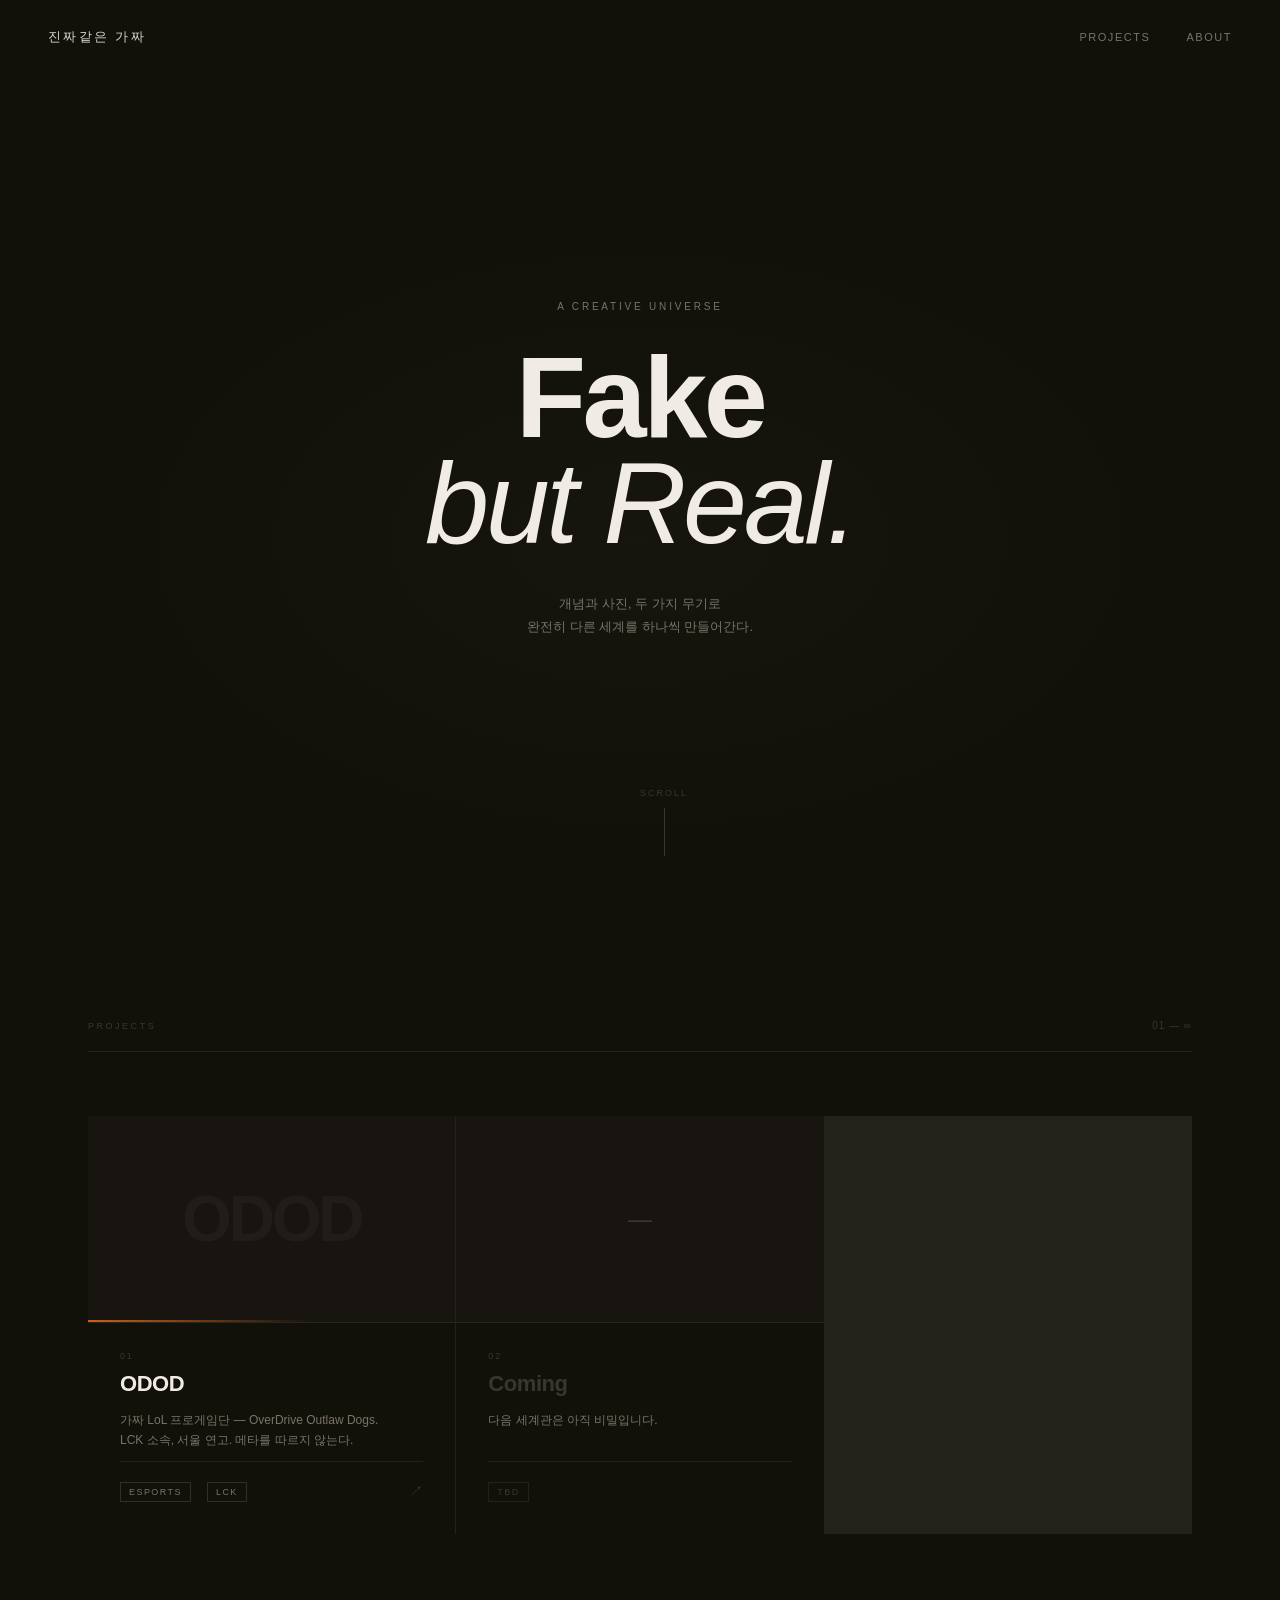
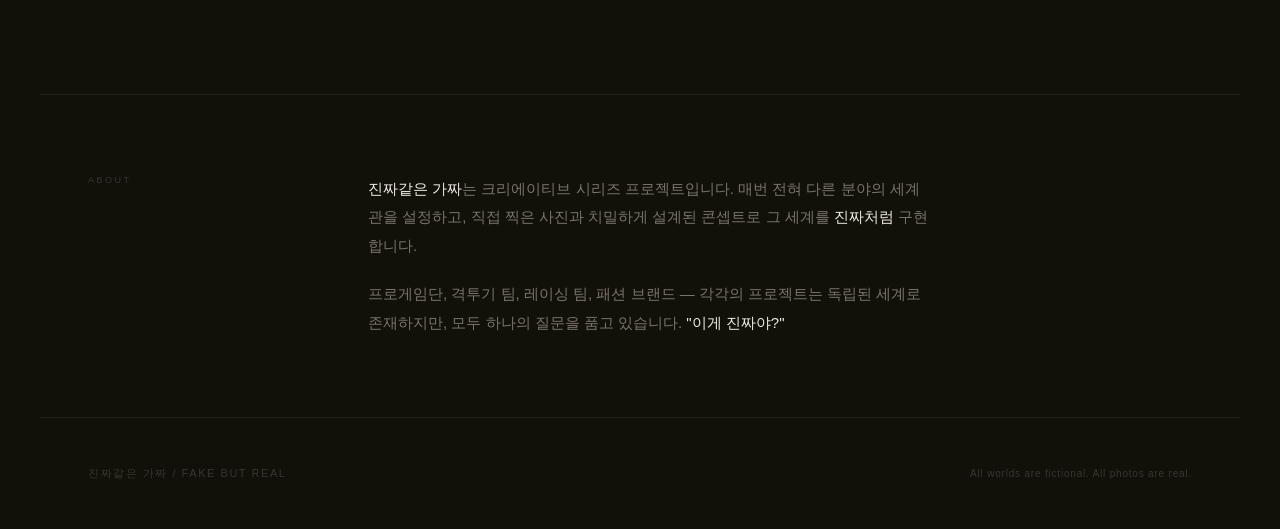
<file: index.html>
<!DOCTYPE html>
<html lang="ko">
<head>
  <meta charset="UTF-8" />
  <meta name="viewport" content="width=device-width, initial-scale=1.0" />
  <title>진짜같은 가짜</title>
  <style>
    *, *::before, *::after { box-sizing: border-box; margin: 0; padding: 0; }

    :root {
      --bg: #111009;
      --bg2: #181510;
      --text: #f0ebe4;
      --text-muted: #7a7368;
      --text-dim: #3a3530;
      --border: rgba(240, 235, 228, 0.08);
      --border-light: rgba(240, 235, 228, 0.14);
    }

    html { scroll-behavior: smooth; }

    body {
      background: var(--bg);
      color: var(--text);
      font-family: 'Helvetica Neue', Helvetica, Arial, 'Apple SD Gothic Neo', sans-serif;
      -webkit-font-smoothing: antialiased;
      min-height: 100vh;
    }

    /* ── HEADER ───────────────────────────────────────────── */
    header {
      position: fixed;
      top: 0; left: 0; right: 0;
      z-index: 100;
      display: flex;
      align-items: center;
      justify-content: space-between;
      padding: 28px 48px;
      border-bottom: 0.5px solid transparent;
      transition: border-color 0.4s, background 0.4s, backdrop-filter 0.4s;
    }

    header.scrolled {
      border-color: var(--border);
      background: rgba(17, 16, 9, 0.85);
      backdrop-filter: blur(16px);
    }

    .logo {
      font-size: 13px;
      letter-spacing: 0.18em;
      text-transform: uppercase;
      color: var(--text);
      text-decoration: none;
      opacity: 0.9;
    }

    nav {
      display: flex;
      gap: 36px;
      align-items: center;
    }

    nav a {
      font-size: 11px;
      letter-spacing: 0.14em;
      text-transform: uppercase;
      color: var(--text-muted);
      text-decoration: none;
      transition: color 0.2s;
    }

    nav a:hover { color: var(--text); }

    /* ── HERO ─────────────────────────────────────────────── */
    .hero {
      min-height: 100vh;
      display: flex;
      flex-direction: column;
      align-items: center;
      justify-content: center;
      text-align: center;
      padding: 120px 48px 80px;
      position: relative;
      overflow: hidden;
    }

    .hero::before {
      content: '';
      position: absolute;
      inset: 0;
      background:
        radial-gradient(ellipse 60% 50% at 50% 60%, rgba(255,255,255,0.018) 0%, transparent 70%);
      pointer-events: none;
    }

    .hero-eyebrow {
      font-size: 10px;
      letter-spacing: 0.28em;
      text-transform: uppercase;
      color: var(--text-muted);
      margin-bottom: 32px;
      opacity: 0;
      transform: translateY(16px);
      animation: fadeUp 0.9s 0.2s forwards;
    }

    .hero-title {
      font-size: clamp(52px, 9vw, 124px);
      font-weight: 700;
      letter-spacing: -0.03em;
      line-height: 0.92;
      color: var(--text);
      opacity: 0;
      transform: translateY(20px);
      animation: fadeUp 0.9s 0.4s forwards;
    }

    .hero-title em {
      font-style: italic;
      font-weight: 300;
    }

    .hero-sub {
      margin-top: 36px;
      font-size: 13px;
      line-height: 1.8;
      color: var(--text-muted);
      max-width: 440px;
      opacity: 0;
      transform: translateY(16px);
      animation: fadeUp 0.9s 0.6s forwards;
    }

    .hero-scroll {
      position: absolute;
      bottom: 44px;
      left: 50%;
      transform: translateX(-50%);
      display: flex;
      flex-direction: column;
      align-items: center;
      gap: 10px;
      opacity: 0;
      animation: fadeUp 0.9s 1.1s forwards;
    }

    .hero-scroll span {
      font-size: 9px;
      letter-spacing: 0.22em;
      text-transform: uppercase;
      color: var(--text-dim);
    }

    .scroll-line {
      width: 0.5px;
      height: 48px;
      background: var(--text-dim);
      animation: lineGrow 1.5s 1.5s ease-in-out infinite;
      transform-origin: top;
    }

    @keyframes lineGrow {
      0%, 100% { transform: scaleY(0.3); opacity: 0.3; }
      50% { transform: scaleY(1); opacity: 1; }
    }

    /* ── SECTION LABEL ────────────────────────────────────── */
    .section-label {
      font-size: 9px;
      letter-spacing: 0.28em;
      text-transform: uppercase;
      color: var(--text-dim);
      margin-bottom: 56px;
    }

    /* ── PROJECTS ─────────────────────────────────────────── */
    .projects-section {
      padding: 120px 48px 160px;
      max-width: 1200px;
      margin: 0 auto;
    }

    .projects-header {
      display: flex;
      align-items: baseline;
      justify-content: space-between;
      margin-bottom: 64px;
      border-bottom: 0.5px solid var(--border);
      padding-bottom: 20px;
    }

    .projects-header .section-label { margin-bottom: 0; }

    .projects-count {
      font-size: 10px;
      letter-spacing: 0.1em;
      color: var(--text-dim);
    }

    /* Card grid */
    .cards {
      display: grid;
      grid-template-columns: repeat(auto-fill, minmax(340px, 1fr));
      gap: 1px;
      background: var(--border);
    }

    .card {
      background: var(--bg);
      display: flex;
      flex-direction: column;
      text-decoration: none;
      overflow: hidden;
      position: relative;
      transition: background 0.3s;
    }

    .card:hover { background: var(--bg2); }

    .card-thumb {
      width: 100%;
      aspect-ratio: 16/9;
      background: var(--bg2);
      position: relative;
      overflow: hidden;
      border-bottom: 0.5px solid var(--border);
    }

    /* ODOD thumb — graphic placeholder */
    .card-thumb-odod {
      display: flex;
      align-items: center;
      justify-content: center;
    }

    .card-thumb-odod::before {
      content: 'ODOD';
      font-size: 64px;
      font-weight: 900;
      letter-spacing: -0.05em;
      color: rgba(240,235,228,0.04);
    }

    .card-thumb-odod .thumb-accent {
      position: absolute;
      bottom: 0; left: 0; right: 0;
      height: 2px;
      background: linear-gradient(90deg, #c8601a 0%, transparent 60%);
    }

    /* Coming soon thumb */
    .card-thumb-empty {
      display: flex;
      align-items: center;
      justify-content: center;
    }

    .card-thumb-empty::before {
      content: '—';
      font-size: 24px;
      color: var(--text-dim);
    }

    .card-body {
      padding: 28px 32px 32px;
      display: flex;
      flex-direction: column;
      gap: 10px;
      flex: 1;
    }

    .card-index {
      font-size: 9px;
      letter-spacing: 0.2em;
      color: var(--text-dim);
    }

    .card-name {
      font-size: 22px;
      font-weight: 700;
      letter-spacing: -0.02em;
      color: var(--text);
      line-height: 1.15;
    }

    .card-desc {
      font-size: 12px;
      line-height: 1.7;
      color: var(--text-muted);
      margin-top: 4px;
    }

    .card-meta {
      display: flex;
      align-items: center;
      gap: 16px;
      margin-top: auto;
      padding-top: 20px;
      border-top: 0.5px solid var(--border);
    }

    .card-tag {
      font-size: 9px;
      letter-spacing: 0.16em;
      text-transform: uppercase;
      color: var(--text-dim);
      padding: 4px 8px;
      border: 0.5px solid var(--border);
    }

    .card-tag.active {
      color: var(--text-muted);
      border-color: var(--border-light);
    }

    .card-arrow {
      margin-left: auto;
      font-size: 14px;
      color: var(--text-dim);
      transition: transform 0.3s, color 0.3s;
    }

    .card:hover .card-arrow {
      transform: translate(4px, -4px);
      color: var(--text-muted);
    }

    /* Locked card */
    .card.locked {
      pointer-events: none;
      cursor: default;
    }

    .card.locked .card-name { color: var(--text-dim); }

    /* ── ABOUT STRIP ──────────────────────────────────────── */
    .about-strip {
      border-top: 0.5px solid var(--border);
      border-bottom: 0.5px solid var(--border);
      padding: 80px 48px;
      display: flex;
      align-items: flex-start;
      gap: 80px;
      max-width: 1200px;
      margin: 0 auto 0;
    }

    .about-left {
      flex: 0 0 200px;
    }

    .about-right {
      flex: 1;
      max-width: 560px;
    }

    .about-right p {
      font-size: 15px;
      line-height: 1.9;
      color: var(--text-muted);
    }

    .about-right p + p { margin-top: 20px; }

    .about-right strong {
      color: var(--text);
      font-weight: 500;
    }

    /* ── FOOTER ───────────────────────────────────────────── */
    footer {
      padding: 48px;
      display: flex;
      align-items: center;
      justify-content: space-between;
      max-width: 1200px;
      margin: 0 auto;
    }

    .footer-brand {
      font-size: 11px;
      letter-spacing: 0.14em;
      text-transform: uppercase;
      color: var(--text-dim);
    }

    .footer-note {
      font-size: 10px;
      letter-spacing: 0.08em;
      color: var(--text-dim);
    }

    /* ── SCROLL REVEAL ────────────────────────────────────── */
    .reveal {
      opacity: 0;
      transform: translateY(24px);
      transition: opacity 0.7s ease, transform 0.7s ease;
    }

    .reveal.visible {
      opacity: 1;
      transform: none;
    }

    /* ── KEYFRAMES ────────────────────────────────────────── */
    @keyframes fadeUp {
      to { opacity: 1; transform: none; }
    }

    /* ── RESPONSIVE ───────────────────────────────────────── */
    @media (max-width: 768px) {
      header { padding: 24px 24px; }
      nav { gap: 20px; }

      .hero { padding: 100px 24px 80px; }

      .projects-section { padding: 80px 24px 100px; }

      .cards { grid-template-columns: 1fr; }

      .about-strip {
        flex-direction: column;
        gap: 32px;
        padding: 60px 24px;
      }

      .about-left { flex: none; }

      footer { padding: 36px 24px; flex-direction: column; gap: 12px; text-align: center; }
    }
  </style>
</head>
<body>

  <!-- HEADER -->
  <header id="header">
    <a href="./index.html" class="logo">진짜같은 가짜</a>
    <nav>
      <a href="#projects">Projects</a>
      <a href="#about">About</a>
    </nav>
  </header>

  <!-- HERO -->
  <section class="hero">
    <p class="hero-eyebrow">A Creative Universe</p>
    <h1 class="hero-title">Fake<br><em>but Real.</em></h1>
    <p class="hero-sub">
      개념과 사진, 두 가지 무기로<br>
      완전히 다른 세계를 하나씩 만들어간다.
    </p>
    <div class="hero-scroll">
      <span>Scroll</span>
      <div class="scroll-line"></div>
    </div>
  </section>

  <!-- PROJECTS -->
  <section class="projects-section" id="projects">
    <div class="projects-header reveal">
      <p class="section-label">Projects</p>
      <span class="projects-count">01 — ∞</span>
    </div>

    <div class="cards reveal">

      <!-- PROJECT 01: ODOD -->
      <a class="card" href="./odod/">
        <div class="card-thumb card-thumb-odod">
          <div class="thumb-accent"></div>
        </div>
        <div class="card-body">
          <p class="card-index">01</p>
          <h2 class="card-name">ODOD</h2>
          <p class="card-desc">
            가짜 LoL 프로게임단 — OverDrive Outlaw Dogs.<br>
            LCK 소속, 서울 연고. 메타를 따르지 않는다.
          </p>
          <div class="card-meta">
            <span class="card-tag active">Esports</span>
            <span class="card-tag active">LCK</span>
            <span class="card-arrow">↗</span>
          </div>
        </div>
      </a>

      <!-- PROJECT 02: TBD -->
      <div class="card locked">
        <div class="card-thumb card-thumb-empty"></div>
        <div class="card-body">
          <p class="card-index">02</p>
          <h2 class="card-name">Coming</h2>
          <p class="card-desc">다음 세계관은 아직 비밀입니다.</p>
          <div class="card-meta">
            <span class="card-tag">TBD</span>
          </div>
        </div>
      </div>

    </div>
  </section>

  <!-- ABOUT -->
  <div class="about-strip" id="about">
    <div class="about-left reveal">
      <p class="section-label">About</p>
    </div>
    <div class="about-right reveal">
      <p>
        <strong>진짜같은 가짜</strong>는 크리에이티브 시리즈 프로젝트입니다.
        매번 전혀 다른 분야의 세계관을 설정하고,
        직접 찍은 사진과 치밀하게 설계된 콘셉트로 그 세계를 <strong>진짜처럼</strong> 구현합니다.
      </p>
      <p>
        프로게임단, 격투기 팀, 레이싱 팀, 패션 브랜드 — 각각의 프로젝트는
        독립된 세계로 존재하지만, 모두 하나의 질문을 품고 있습니다.
        <strong>"이게 진짜야?"</strong>
      </p>
    </div>
  </div>

  <!-- FOOTER -->
  <footer>
    <span class="footer-brand">진짜같은 가짜 / Fake but Real</span>
    <span class="footer-note">All worlds are fictional. All photos are real.</span>
  </footer>

  <script>
    // Header scroll effect
    const header = document.getElementById('header');
    window.addEventListener('scroll', () => {
      header.classList.toggle('scrolled', window.scrollY > 40);
    }, { passive: true });

    // Scroll reveal
    const revealEls = document.querySelectorAll('.reveal');
    const observer = new IntersectionObserver((entries) => {
      entries.forEach((entry, i) => {
        if (entry.isIntersecting) {
          setTimeout(() => {
            entry.target.classList.add('visible');
          }, i * 80);
          observer.unobserve(entry.target);
        }
      });
    }, { threshold: 0.1 });

    revealEls.forEach(el => observer.observe(el));
  </script>
</body>
</html>
</file>
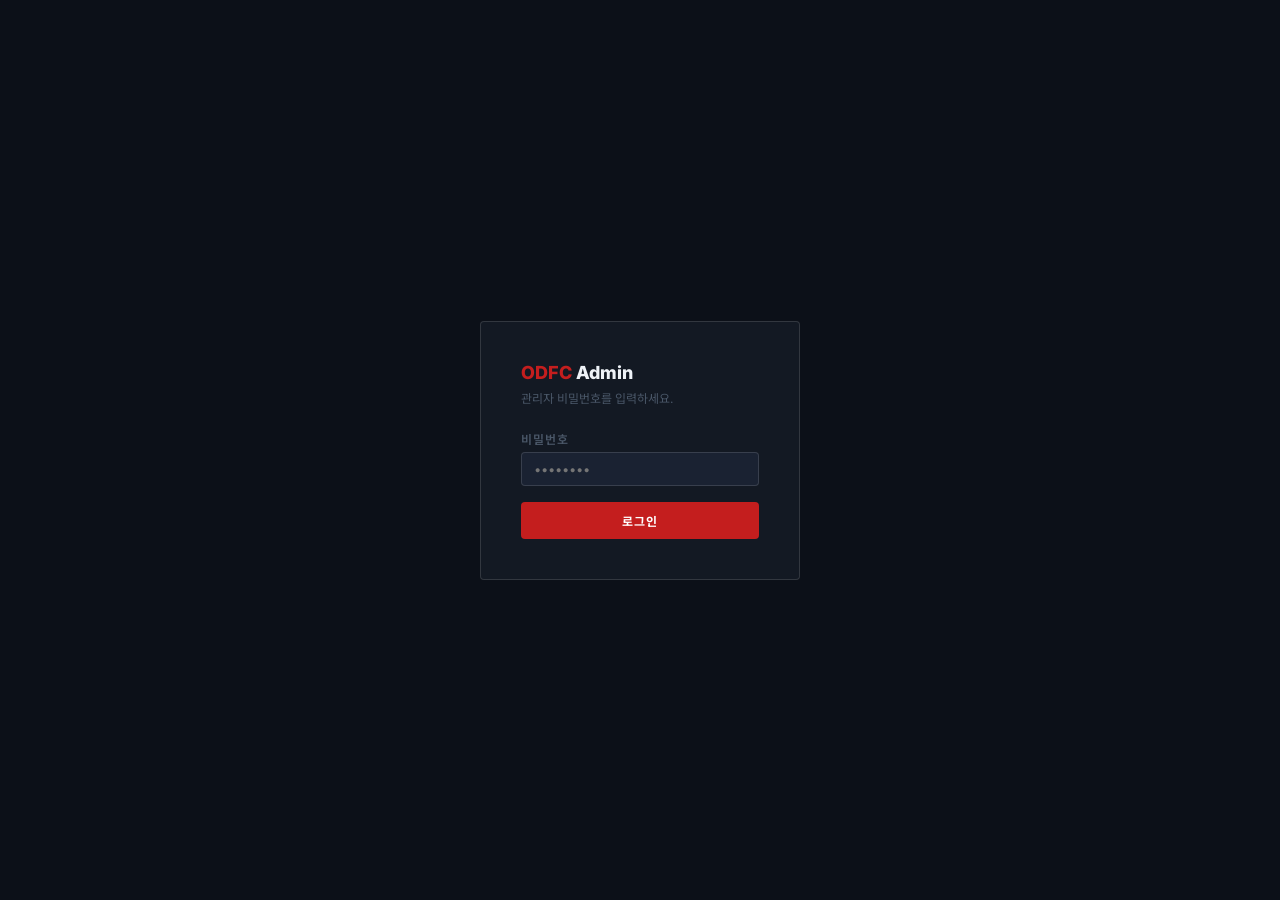
<file: odfc/admin/index.html>
<!DOCTYPE html>
<html lang="ko" data-theme="dark">
<head>
  <meta charset="UTF-8">
  <meta name="viewport" content="width=device-width, initial-scale=1.0">
  <title>ODFC Admin</title>
  <link rel="preconnect" href="https://fonts.googleapis.com">
  <link href="https://fonts.googleapis.com/css2?family=Inter:wght@400;500;600;700;800&family=Noto+Sans+KR:wght@400;500;700&display=swap" rel="stylesheet">
  <style>
    *, *::before, *::after { box-sizing: border-box; margin: 0; padding: 0; }
    :root {
      --bg: #0c1018; --bg2: #131923; --bg3: #1a2232; --bg4: #222d3d;
      --red: #c41e1e; --text: #eef2f7; --text-muted: #7d8fa3; --text-faint: #4a5768;
      --border: rgba(255,255,255,0.07); --border-light: rgba(255,255,255,0.13);
      --gold: #c8992a; --radius: 4px;
    }
    body { font-family: 'Inter','Noto Sans KR',system-ui,sans-serif; background: var(--bg); color: var(--text); min-height: 100vh; }
    a { color: var(--text-muted); text-decoration: none; }
    button { cursor: pointer; font-family: inherit; }
    input, textarea, select { font-family: inherit; background: var(--bg3); border: 0.5px solid var(--border-light); border-radius: var(--radius); color: var(--text); padding: 8px 12px; font-size: 13px; width: 100%; outline: none; }
    input:focus, textarea:focus, select:focus { border-color: var(--red); }
    textarea { resize: vertical; min-height: 80px; }
    label { font-size: 12px; font-weight: 600; letter-spacing: 0.08em; text-transform: uppercase; color: var(--text-faint); display: block; margin-bottom: 5px; }

    /* Auth Screen */
    #auth-screen { display: flex; align-items: center; justify-content: center; min-height: 100vh; }
    .auth-box { background: var(--bg2); border: 0.5px solid var(--border-light); border-radius: var(--radius); padding: 40px; width: 320px; }
    .auth-title { font-size: 18px; font-weight: 800; color: var(--text); margin-bottom: 6px; }
    .auth-title span { color: var(--red); }
    .auth-sub { font-size: 12px; color: var(--text-faint); margin-bottom: 24px; }
    .auth-error { font-size: 12px; color: var(--red); margin-top: 8px; display: none; }

    /* Admin Layout */
    #admin-screen { display: none; }
    .admin-header {
      position: fixed; top: 0; left: 0; right: 0; z-index: 100;
      background: var(--bg2); border-bottom: 0.5px solid var(--border);
      padding: 0 24px; height: 56px;
      display: flex; align-items: center; gap: 16px;
    }
    .admin-logo { font-size: 14px; font-weight: 800; color: var(--text); letter-spacing: 0.06em; }
    .admin-logo span { color: var(--red); }
    .admin-badge { font-size: 12px; font-weight: 700; letter-spacing: 0.14em; background: var(--red); color: #fff; padding: 2px 8px; border-radius: 2px; }
    .view-btn { margin-left: auto; padding: 7px 16px; border-radius: var(--radius); background: var(--bg3); border: 0.5px solid var(--border-light); color: var(--text-muted); font-size: 12px; font-weight: 600; }
    .view-btn:hover { color: var(--text); }
    .save-btn { padding: 7px 20px; border-radius: var(--radius); background: var(--red); border: none; color: #fff; font-size: 12px; font-weight: 700; letter-spacing: 0.06em; }
    .save-btn:hover { opacity: 0.9; }
    .reset-btn { padding: 7px 14px; border-radius: var(--radius); background: var(--bg3); border: 0.5px solid var(--border); color: var(--text-faint); font-size: 12px; }
    .reset-btn:hover { color: var(--red); border-color: var(--red); }

    /* Save toast */
    #save-toast { position: fixed; bottom: 24px; right: 24px; z-index: 9999; background: var(--bg3); border: 0.5px solid var(--border-light); color: var(--text); padding: 12px 20px; border-radius: var(--radius); font-size: 13px; font-weight: 600; opacity: 0; pointer-events: none; transform: translateY(8px); transition: all 0.3s ease; }
    #save-toast.show { opacity: 1; transform: none; }

    /* Sidebar + Content */
    .admin-body { display: flex; padding-top: 56px; min-height: 100vh; }
    .admin-sidebar {
      width: 200px; flex-shrink: 0; position: fixed; top: 56px; bottom: 0; left: 0;
      background: var(--bg2); border-right: 0.5px solid var(--border);
      overflow-y: auto; padding: 16px 0;
    }
    .sidebar-group { padding: 8px 16px 4px; font-size: 12px; font-weight: 700; letter-spacing: 0.14em; text-transform: uppercase; color: var(--text-faint); }
    .sidebar-link {
      display: block; padding: 8px 20px; font-size: 12px; font-weight: 600; color: var(--text-muted);
      cursor: pointer; transition: all 0.15s; border-left: 2px solid transparent;
    }
    .sidebar-link:hover { color: var(--text); background: var(--bg3); }
    .sidebar-link.active { color: var(--text); background: var(--bg3); border-left-color: var(--red); }
    .admin-content { margin-left: 200px; flex: 1; padding: 32px; max-width: 900px; }

    /* Panels */
    .panel { display: none; }
    .panel.active { display: block; }
    .panel-title { font-size: 20px; font-weight: 800; color: var(--text); margin-bottom: 6px; }
    .panel-sub { font-size: 12px; color: var(--text-faint); margin-bottom: 28px; }
    .form-group { margin-bottom: 16px; }
    .form-row { display: grid; grid-template-columns: 1fr 1fr; gap: 12px; margin-bottom: 16px; }
    .form-row-3 { display: grid; grid-template-columns: 1fr 1fr 1fr; gap: 12px; margin-bottom: 16px; }
    .section-sep { border: none; border-top: 0.5px solid var(--border); margin: 24px 0; }
    .form-card { background: var(--bg2); border: 0.5px solid var(--border); border-radius: var(--radius); padding: 20px; margin-bottom: 12px; position: relative; }
    .form-card-title { font-size: 12px; font-weight: 700; letter-spacing: 0.08em; text-transform: uppercase; color: var(--text-muted); margin-bottom: 14px; }
    .add-btn { display: inline-flex; align-items: center; gap: 6px; padding: 8px 16px; border-radius: var(--radius); background: var(--bg3); border: 0.5px solid var(--border-light); color: var(--text-muted); font-size: 12px; font-weight: 600; cursor: pointer; margin-top: 8px; }
    .add-btn:hover { color: var(--text); border-color: var(--border-light); }
    .remove-btn { position: absolute; top: 14px; right: 14px; background: none; border: none; color: var(--text-faint); font-size: 16px; cursor: pointer; }
    .remove-btn:hover { color: var(--red); }
    .toggle-row { display: flex; align-items: center; gap: 12px; margin-bottom: 16px; }
    .toggle-label { font-size: 13px; font-weight: 600; color: var(--text); }
    input[type="checkbox"] { width: auto; accent-color: var(--red); }
    .checkbox-wrap { display: flex; align-items: center; gap: 8px; }
    .checkbox-wrap label { margin: 0; font-size: 13px; font-weight: 600; color: var(--text); text-transform: none; letter-spacing: 0; }
    select { background: var(--bg3); }
    .hint { font-size: 12px; color: var(--text-faint); margin-top: 4px; }

    /* Export button */
    .admin-export-btn {
      background: transparent;
      border: 0.5px solid var(--gold);
      color: var(--gold);
      padding: 7px 16px;
      border-radius: var(--radius);
      font-size: 12px;
      font-weight: 700;
      letter-spacing: 0.06em;
      text-transform: uppercase;
      cursor: pointer;
      transition: background 0.2s, color 0.2s;
    }
    .admin-export-btn:hover { background: var(--gold); color: #000; }

    /* Export modal */
    #export-modal {
      display: none;
      position: fixed;
      inset: 0;
      background: rgba(8,10,16,0.92);
      z-index: 500;
      align-items: center;
      justify-content: center;
    }
    #export-modal.open { display: flex; }
    .export-box {
      background: var(--bg2);
      border: 0.5px solid var(--border-light);
      width: 90%;
      max-width: 700px;
      max-height: 80vh;
      display: flex;
      flex-direction: column;
      padding: 32px;
      gap: 16px;
    }
    .export-box h2 { font-size: 14px; font-weight: 800; }
    .export-box p { font-size: 13px; color: var(--text-muted); line-height: 1.7; }
    .export-box ol { font-size: 13px; color: var(--text-muted); line-height: 2; padding-left: 18px; }
    .export-box ol code { background: var(--bg3); padding: 1px 6px; font-size: 12px; color: var(--text); }
    .export-textarea {
      flex: 1;
      min-height: 200px;
      background: var(--bg3);
      border: 0.5px solid var(--border);
      color: var(--text);
      font-size: 12px;
      font-family: monospace;
      padding: 12px;
      resize: none;
      outline: none;
    }
    .export-btns { display: flex; gap: 8px; justify-content: flex-end; }
    .export-copy-btn {
      background: var(--gold);
      border: none;
      color: #000;
      padding: 10px 24px;
      font-size: 13px;
      letter-spacing: 0.1em;
      text-transform: uppercase;
      cursor: pointer;
      font-weight: 700;
      border-radius: var(--radius);
    }
    .export-close-btn {
      background: transparent;
      border: 0.5px solid var(--border-light);
      color: var(--text-muted);
      padding: 10px 20px;
      font-size: 13px;
      letter-spacing: 0.1em;
      text-transform: uppercase;
      cursor: pointer;
      border-radius: var(--radius);
    }
  </style>
</head>
<body>

<!-- Auth Screen -->
<div id="auth-screen">
  <div class="auth-box">
    <div class="auth-title"><span>ODFC</span> Admin</div>
    <div class="auth-sub">관리자 비밀번호를 입력하세요.</div>
    <label>비밀번호</label>
    <input type="password" id="auth-pw" placeholder="••••••••" onkeydown="if(event.key==='Enter')checkAuth()">
    <div class="auth-error" id="auth-error">비밀번호가 틀렸습니다.</div>
    <button class="save-btn" style="margin-top:16px;width:100%;padding:10px" onclick="checkAuth()">로그인</button>
  </div>
</div>

<!-- Admin Screen -->
<div id="admin-screen">
  <!-- Header -->
  <header class="admin-header">
    <div class="admin-logo"><span>ODFC</span></div>
    <span class="admin-badge">ADMIN</span>
    <a class="view-btn" href="../" target="_blank">사이트 보기 →</a>
    <button class="admin-export-btn" onclick="openExport()">↑ DATA.JS 내보내기</button>
    <button class="reset-btn" onclick="resetData()">초기화</button>
    <button class="save-btn" onclick="saveData()">저장 (LocalStorage)</button>
  </header>

  <div class="admin-body">
    <!-- Sidebar -->
    <nav class="admin-sidebar">
      <div class="sidebar-group">조직</div>
      <div class="sidebar-link active" onclick="switchTab('org')">기본 정보</div>
      <div class="sidebar-link" onclick="switchTab('announcement')">공지 배너</div>
      <div class="sidebar-group">콘텐츠</div>
      <div class="sidebar-link" onclick="switchTab('fighters')">파이터</div>
      <div class="sidebar-link" onclick="switchTab('events')">이벤트</div>
      <div class="sidebar-group">파트너</div>
      <div class="sidebar-link" onclick="switchTab('sponsors')">스폰서</div>
      <div class="sidebar-group">미디어</div>
      <div class="sidebar-link" onclick="switchTab('banners')">배너</div>
      <div class="sidebar-link" onclick="switchTab('mediakit')">미디어 킷</div>
      <div class="sidebar-group">운영</div>
      <div class="sidebar-link" onclick="switchTab('live')">라이브 방송</div>
    </nav>

    <!-- Content -->
    <main class="admin-content">

      <!-- ORG -->
      <div class="panel active" id="panel-org">
        <div class="panel-title">기본 정보</div>
        <div class="panel-sub">조직 이름, 슬로건, 연락처, SNS 링크</div>
        <div class="form-row">
          <div class="form-group"><label>약자 (Abbr)</label><input id="org-abbr" placeholder="ODFC"></div>
          <div class="form-group"><label>정식 명칭</label><input id="org-fullname" placeholder="Outlaw Dogs Fighting Championship"></div>
        </div>
        <div class="form-row">
          <div class="form-group"><label>슬로건</label><input id="org-slogan" placeholder="Every dog has their day."></div>
          <div class="form-group"><label>창단 연도</label><input id="org-founded" placeholder="2021"></div>
        </div>
        <div class="form-row">
          <div class="form-group" style="flex:1">
            <label>히어로 타이틀 줄바꿈 <span style="color:var(--muted);font-weight:400">(Enter로 줄바꿈 위치 지정)</span></label>
            <textarea id="org-herotitle" rows="3" placeholder="OUTLAW DOGS&#10;FIGHT CLUB" style="resize:vertical;line-height:1.5"></textarea>
          </div>
        </div>
        <div class="form-row">
          <div class="form-group"><label>도시</label><input id="org-city" placeholder="Seoul"></div>
          <div class="form-group"><label>연락처 이메일</label><input id="org-contact" type="email" placeholder="booking@odfc.gg"></div>
        </div>
        <hr class="section-sep">
        <div class="form-card-title">SNS</div>
        <div class="form-row">
          <div class="form-group"><label>Twitter</label><input id="org-twitter" placeholder="https://twitter.com/..."></div>
          <div class="form-group"><label>Instagram</label><input id="org-instagram" placeholder="https://instagram.com/..."></div>
        </div>
        <div class="form-group"><label>YouTube</label><input id="org-youtube" placeholder="https://youtube.com/..."></div>
      </div>

      <!-- ANNOUNCEMENT -->
      <div class="panel" id="panel-announcement">
        <div class="panel-title">공지 배너</div>
        <div class="panel-sub">페이지 최상단에 표시되는 빨간 배너</div>
        <div class="form-group">
          <div class="checkbox-wrap"><input type="checkbox" id="ann-active"><label for="ann-active">배너 활성화</label></div>
        </div>
        <div class="form-group"><label>메시지</label><textarea id="ann-message" rows="2" placeholder="공지 내용 입력..."></textarea></div>
        <div class="form-row">
          <div class="form-group"><label>링크 URL</label><input id="ann-link" placeholder="https://..."></div>
          <div class="form-group"><label>링크 텍스트</label><input id="ann-linktext" placeholder="티켓 예매"></div>
        </div>
      </div>

      <!-- FIGHTERS -->
      <div class="panel" id="panel-fighters">
        <div class="panel-title">파이터</div>
        <div class="panel-sub">파이터 정보 수정. 사진 경로: assets/images/fighters/{id}.jpg</div>
        <div id="fighters-editor"></div>
        <button class="add-btn" onclick="addFighter()">+ 파이터 추가</button>
      </div>

      <!-- EVENTS -->
      <div class="panel" id="panel-events">
        <div class="panel-title">이벤트</div>
        <div class="panel-sub">예정/완료 이벤트 관리</div>
        <div id="events-editor"></div>
        <button class="add-btn" onclick="addEvent()">+ 이벤트 추가</button>
      </div>


      <!-- SPONSORS -->
      <div class="panel" id="panel-sponsors">
        <div class="panel-title">스폰서</div>
        <div class="panel-sub">파트너사 로고 및 링크</div>
        <div id="sponsors-editor"></div>
        <button class="add-btn" onclick="addSponsor()">+ 스폰서 추가</button>
      </div>

      <!-- BANNERS -->
      <div class="panel" id="panel-banners">
        <div class="panel-title">배너</div>
        <div class="panel-sub">히어로 배경 이미지/영상</div>
        <div id="banners-editor"></div>
        <button class="add-btn" onclick="addBanner()">+ 배너 추가</button>
      </div>

      <!-- MEDIAKIT -->
      <div class="panel" id="panel-mediakit">
        <div class="panel-title">미디어 킷</div>
        <div class="panel-sub">다운로드 파일 경로 및 설명</div>
        <div id="mediakit-editor"></div>
      </div>

      <!-- LIVE -->
      <div class="panel" id="panel-live">
        <div class="panel-title">라이브 방송</div>
        <div class="panel-sub">이벤트 진행 중 라이브 바 표시</div>
        <div class="form-group">
          <div class="checkbox-wrap"><input type="checkbox" id="live-active"><label for="live-active">라이브 활성화</label></div>
        </div>
        <div class="form-group"><label>이벤트명</label><input id="live-event" placeholder="ODFC 12: IRON NIGHT"></div>
        <div class="form-row">
          <div class="form-group"><label>파이터 1</label><input id="live-fighter1" placeholder="The Phantom"></div>
          <div class="form-group"><label>파이터 2</label><input id="live-fighter2" placeholder="Iron Jaw"></div>
        </div>
        <div class="form-row">
          <div class="form-group"><label>라운드</label><input id="live-round" placeholder="R3"></div>
          <div class="form-group"><label>시간</label><input id="live-time" placeholder="2:34"></div>
        </div>
        <div class="form-group"><label>스트리밍 URL</label><input id="live-stream" placeholder="https://twitch.tv/odfc"></div>
      </div>

    </main>
  </div>
</div>

<div id="save-toast">✓ 저장 완료</div>

<!-- Export Modal -->
<div id="export-modal">
  <div class="export-box">
    <h2>DATA.JS 내보내기</h2>
    <p>아래 코드를 전체 복사해서 <code>odfc/js/data.js</code> 파일의 <code>const DEFAULT_DATA = ...</code> 부분과 교체하세요.</p>
    <ol>
      <li>아래 <strong>전체 복사</strong> 클릭</li>
      <li><code>odfc/js/data.js</code> 파일 열기</li>
      <li>기존 <code>const DEFAULT_DATA = {...};</code> 전체 선택 후 붙여넣기</li>
    </ol>
    <textarea class="export-textarea" id="export-textarea" readonly></textarea>
    <div class="export-btns">
      <button class="export-close-btn" onclick="closeExport()">닫기</button>
      <button class="export-copy-btn" onclick="copyExport()">전체 복사</button>
    </div>
  </div>
</div>

<script src="../js/data.js"></script>
<script>
/* ========================
   ODFC Admin JS
   ======================== */
const ADMIN_PW = '1';
let ADMIN_DATA = null;

// ---------- Auth ----------
function showAdminScreen() {
  document.getElementById('auth-screen').style.display = 'none';
  document.getElementById('admin-screen').style.display = 'block';
  sessionStorage.setItem('odfc_admin_auth', '1');
  initAdmin();
}
function checkAuth() {
  const pw = document.getElementById('auth-pw').value;
  if (pw === ADMIN_PW) {
    showAdminScreen();
  } else {
    document.getElementById('auth-error').style.display = '';
  }
}
document.getElementById('auth-pw').addEventListener('keydown', e => { if (e.key === 'Enter') checkAuth(); });

// Auto-open if URL has ?admin=ODFC2025 OR session already authenticated
(function() {
  if (sessionStorage.getItem('odfc_admin_auth') === '1') { showAdminScreen(); return; }
  const params = new URLSearchParams(window.location.search);
  if (params.get('admin') === ADMIN_PW) {
    document.getElementById('auth-pw').value = ADMIN_PW;
    checkAuth();
  }
})();

// ---------- Tab ----------
const tabs = ['org','announcement','fighters','events','sponsors','banners','mediakit','live'];
function switchTab(name) {
  tabs.forEach(t => {
    document.getElementById('panel-' + t)?.classList.toggle('active', t === name);
  });
  document.querySelectorAll('.sidebar-link').forEach(el => {
    el.classList.toggle('active', el.getAttribute('onclick')?.includes(`'${name}'`));
  });
}

// ---------- Helpers ----------
function sv(id, val) {
  const el = document.getElementById(id);
  if (!el) return;
  if (el.type === 'checkbox') el.checked = !!val;
  else el.value = val != null ? val : '';
}
function gv(id, fallback = '') {
  const el = document.getElementById(id);
  if (!el) return fallback;
  if (el.type === 'checkbox') return el.checked;
  return el.value;
}
function escHtml(str) {
  return String(str || '').replace(/&/g,'&amp;').replace(/</g,'&lt;').replace(/>/g,'&gt;').replace(/"/g,'&quot;');
}

// ---------- Init ----------
function initAdmin() {
  try {
    const saved = localStorage.getItem('odfc_data');
    ADMIN_DATA = saved ? JSON.parse(saved) : JSON.parse(JSON.stringify(DEFAULT_DATA));
  } catch(e) {
    ADMIN_DATA = JSON.parse(JSON.stringify(DEFAULT_DATA));
  }
  buildOrgEditor();
  buildAnnouncementEditor();
  buildFightersEditor();
  buildEventsEditor();
  buildRankingsEditor();
  buildSponsorsEditor();
  buildBannersEditor();
  buildMediaKitEditor();
  buildLiveEditor();
}

// ---------- ORG ----------
function buildOrgEditor() {
  const org = ADMIN_DATA.org || {};
  sv('org-abbr', org.abbr);
  sv('org-fullname', org.fullName);
  sv('org-slogan', org.slogan);
  sv('org-founded', org.founded);
  sv('org-herotitle', org.heroTitle || '');
  sv('org-city', org.city);
  sv('org-contact', org.contact);
  const s = org.social || {};
  sv('org-twitter', s.twitter);
  sv('org-instagram', s.instagram);
  sv('org-youtube', s.youtube);
}

// ---------- ANNOUNCEMENT ----------
function buildAnnouncementEditor() {
  const ann = ADMIN_DATA.announcement || {};
  sv('ann-active', ann.active);
  sv('ann-message', ann.message);
  sv('ann-link', ann.link);
  sv('ann-linktext', ann.linkText);
}

// ---------- FIGHTERS ----------
function buildFightersEditor() {
  const el = document.getElementById('fighters-editor');
  const fighters = ADMIN_DATA.fighters || [];
  el.innerHTML = fighters.map((f, i) => buildFighterCard(f, i)).join('');
}
function buildFighterCard(f, i) {
  return `
    <div class="form-card" id="fighter-card-${i}">
      <button class="remove-btn" onclick="removeFighter(${i})">✕</button>
      <div class="form-card-title">파이터 #${i+1}</div>
      <div class="form-row">
        <div class="form-group"><label>ID (영문, 소문자)</label><input data-fi="${i}" data-ff="id" value="${escHtml(f.id)}"></div>
        <div class="form-group"><label>닉네임</label><input data-fi="${i}" data-ff="nickname" value="${escHtml(f.nickname)}"></div>
      </div>
      <div class="form-row">
        <div class="form-group"><label>영문 실명</label><input data-fi="${i}" data-ff="name" value="${escHtml(f.name)}"></div>
        <div class="form-group"><label>한국 이름</label><input data-fi="${i}" data-ff="nameKo" value="${escHtml(f.nameKo)}"></div>
      </div>
      <div class="form-row">
        <div class="form-group"><label>나이</label><input type="number" data-fi="${i}" data-ff="age" value="${escHtml(f.age)}"></div>
      </div>
      <div class="form-row-3">
        <div class="form-group"><label>승</label><input type="number" data-fi="${i}" data-ff="record_w" value="${f.record?.w ?? 0}"></div>
        <div class="form-group"><label>패</label><input type="number" data-fi="${i}" data-ff="record_l" value="${f.record?.l ?? 0}"></div>
        <div class="form-group"><label>무</label><input type="number" data-fi="${i}" data-ff="record_d" value="${f.record?.d ?? 0}"></div>
      </div>
      <div class="form-row">
        <div class="form-group"><label>사진 경로</label><input data-fi="${i}" data-ff="photo" value="${escHtml(f.photo)}" placeholder="assets/images/fighters/id.jpg"></div>
        <div class="form-group"><label>하이라이트 URL</label><input data-fi="${i}" data-ff="highlight" value="${escHtml(f.highlight)}"></div>
      </div>
      <div class="form-row">
        <div class="form-group"><label>신장</label><input data-fi="${i}" data-ff="height" value="${escHtml(f.height)}"></div>
        <div class="form-group"><label>리치</label><input data-fi="${i}" data-ff="reach" value="${escHtml(f.reach)}"></div>
      </div>
      <div class="form-row">
        <div class="form-group"><label>스탠스</label><input data-fi="${i}" data-ff="stance" value="${escHtml(f.stance)}"></div>
        <div class="form-group"><label>국적</label><input data-fi="${i}" data-ff="nationality" value="${escHtml(f.nationality)}"></div>
      </div>
      <div class="form-group"><label>파이팅 스타일 (쉼표 구분)</label><input data-fi="${i}" data-ff="style" value="${escHtml((f.style||[]).join(', '))}"></div>
      <div class="form-group">
        <div class="checkbox-wrap">
          <input type="checkbox" data-fi="${i}" data-ff="isChampion" id="fi-champ-${i}" ${f.isChampion ? 'checked' : ''} onchange="onChampionCheck(this,${i})">
          <label for="fi-champ-${i}" style="color:var(--gold);font-weight:700">🏆 현 챔피언</label>
        </div>
      </div>
    </div>
  `;
}
// 챔피언 체크박스 → 라디오 동작 (한 명만)
function onChampionCheck(el, idx) {
  if (!el.checked) return;
  document.querySelectorAll('[data-ff="isChampion"]').forEach(cb => {
    if (cb !== el) cb.checked = false;
  });
}

function addFighter() {
  ADMIN_DATA.fighters = ADMIN_DATA.fighters || [];
  ADMIN_DATA.fighters.push({ id: '', nickname: '', name: '', nameKo: '', age: 25, isChampion: false, record: {w:0,l:0,d:0}, photo: '', highlight: '', height: '', reach: '', stance: 'Orthodox', nationality: 'KR', style: [], stats: {striking:7,grappling:7,wrestling:7,cardio:7,chin:7,power:7}, finishes:{ko:0,sub:0,dec:0}, recentFights: [], career: [], titles: [] });
  buildFightersEditor();
}
function removeFighter(i) {
  if (!confirm('파이터를 삭제하시겠습니까?')) return;
  ADMIN_DATA.fighters.splice(i, 1);
  buildFightersEditor();
}

// ---------- EVENTS ----------
function buildEventsEditor() {
  const el = document.getElementById('events-editor');
  const events = ADMIN_DATA.events || [];
  el.innerHTML = events.map((ev, i) => buildEventCard(ev, i)).join('');
}
function buildEventCard(ev, i) {
  return `
    <div class="form-card" id="event-card-${i}">
      <button class="remove-btn" onclick="removeEvent(${i})">✕</button>
      <div class="form-card-title">이벤트 #${i+1}</div>
      <div class="form-row">
        <div class="form-group"><label>이벤트 이름</label><input data-ei="${i}" data-ef="name" value="${escHtml(ev.name)}" placeholder="ODFC 12"></div>
        <div class="form-group"><label>서브타이틀</label><input data-ei="${i}" data-ef="subtitle" value="${escHtml(ev.subtitle)}" placeholder="IRON NIGHT"></div>
      </div>
      <div class="form-row">
        <div class="form-group"><label>날짜</label><input type="date" data-ei="${i}" data-ef="date" value="${escHtml(ev.date)}"></div>
        <div class="form-group"><label>시간</label><input data-ei="${i}" data-ef="time" value="${escHtml(ev.time)}" placeholder="18:00"></div>
      </div>
      <div class="form-row">
        <div class="form-group"><label>장소</label><input data-ei="${i}" data-ef="venue" value="${escHtml(ev.venue)}"></div>
        <div class="form-group"><label>도시</label><input data-ei="${i}" data-ef="city" value="${escHtml(ev.city)}"></div>
      </div>
      <div class="form-group">
        <label>상태</label>
        <select data-ei="${i}" data-ef="status">
          <option value="upcoming" ${ev.status === 'upcoming' ? 'selected' : ''}>예정 (upcoming)</option>
          <option value="completed" ${ev.status === 'completed' ? 'selected' : ''}>완료 (completed)</option>
        </select>
      </div>
    </div>
  `;
}
function addEvent() {
  ADMIN_DATA.events = ADMIN_DATA.events || [];
  ADMIN_DATA.events.unshift({ id: 'odfc-new', name: '', subtitle: '', date: '', time: '18:00', venue: '', city: 'Seoul, KR', status: 'upcoming', card: [] });
  buildEventsEditor();
}
function removeEvent(i) {
  if (!confirm('이벤트를 삭제하시겠습니까?')) return;
  ADMIN_DATA.events.splice(i, 1);
  buildEventsEditor();
}


// ---------- SPONSORS ----------
function buildSponsorsEditor() {
  const el = document.getElementById('sponsors-editor');
  const sponsors = ADMIN_DATA.sponsors || [];
  el.innerHTML = sponsors.map((s, i) => `
    <div class="form-card">
      <button class="remove-btn" onclick="removeSponsor(${i})">✕</button>
      <div class="form-row">
        <div class="form-group"><label>스폰서명</label><input data-si="${i}" data-sf="name" value="${escHtml(s.name)}"></div>
        <div class="form-group"><label>URL</label><input data-si="${i}" data-sf="url" value="${escHtml(s.url)}"></div>
      </div>
      <div class="form-group"><label>로고 경로</label><input data-si="${i}" data-sf="logo" value="${escHtml(s.logo)}" placeholder="assets/images/sponsors/name.svg"></div>
    </div>
  `).join('');
}
function addSponsor() {
  ADMIN_DATA.sponsors = ADMIN_DATA.sponsors || [];
  ADMIN_DATA.sponsors.push({ name: '', logo: '', url: '#' });
  buildSponsorsEditor();
}
function removeSponsor(i) {
  ADMIN_DATA.sponsors.splice(i, 1);
  buildSponsorsEditor();
}

// ---------- BANNERS ----------
function buildBannersEditor() {
  const el = document.getElementById('banners-editor');
  el.innerHTML = '';
  const banners = ADMIN_DATA.banners || [];
  banners.forEach((b, i) => {
    const card = document.createElement('div');
    card.className = 'form-card';
    card.innerHTML = `
      <div style="display:flex;align-items:center;justify-content:space-between;margin-bottom:16px;">
        <span style="font-size:12px;letter-spacing:0.12em;text-transform:uppercase;color:var(--muted);">배너 ${i + 1}</span>
        <button class="remove-btn" onclick="removeBanner(${i})">✕ 삭제</button>
      </div>
      <div class="form-group">
        <label>유튜브 URL (퍼가기)</label>
        <input id="bnr-vid-${i}" placeholder="https://youtu.be/... 또는 iframe 코드 전체">
        <div class="hint">YouTube watch URL, youtu.be 링크, iframe 코드 전체 모두 가능. 영상 우선, 없으면 이미지 표시.</div>
      </div>
      <div class="form-group">
        <label>이미지 경로 (유튜브 없을 때 FALLBACK)</label>
        <input id="bnr-img-${i}" oninput="previewBannerImg(this,'bprev-${i}')" placeholder="assets/images/banners/bg.jpg">
        <div class="img-preview-wrap" id="bprev-${i}" style="margin-top:8px;"></div>
      </div>
      <div class="form-group">
        <label>캡션 (선택)</label>
        <input id="bnr-cap-${i}" placeholder="배너 하단 텍스트">
      </div>
    `;
    el.appendChild(card);
    card.querySelector(`#bnr-vid-${i}`).value = b.video || '';
    const imgInp = card.querySelector(`#bnr-img-${i}`);
    imgInp.value = b.image || '';
    if (b.image) imgInp.dispatchEvent(new Event('input'));
    card.querySelector(`#bnr-cap-${i}`).value = b.caption || '';
  });
}
function previewBannerImg(input, previewId) {
  const wrap = document.getElementById(previewId);
  if (!wrap) return;
  const url = input.value.trim();
  if (!url) { wrap.innerHTML = ''; return; }
  wrap.innerHTML = `<img src="${url}" style="max-width:100%;max-height:160px;border-radius:4px;border:0.5px solid var(--border)" onerror="this.parentNode.innerHTML='<span style=\\'color:var(--muted);font-size:12px\\'>이미지를 불러올 수 없습니다</span>'">`;
}
function syncBannersToData() {
  (ADMIN_DATA.banners || []).forEach((b, i) => {
    const vid = document.getElementById(`bnr-vid-${i}`);
    const img = document.getElementById(`bnr-img-${i}`);
    const cap = document.getElementById(`bnr-cap-${i}`);
    if (vid) b.video   = vid.value;
    if (img) b.image   = img.value;
    if (cap) b.caption = cap.value;
  });
}
function addBanner() {
  syncBannersToData();
  ADMIN_DATA.banners = ADMIN_DATA.banners || [];
  ADMIN_DATA.banners.push({ image: '', video: '', caption: '' });
  buildBannersEditor();
}
function removeBanner(i) {
  syncBannersToData();
  ADMIN_DATA.banners.splice(i, 1);
  buildBannersEditor();
}

// ---------- MEDIAKIT ----------
function buildMediaKitEditor() {
  const el = document.getElementById('mediakit-editor');
  const mk = ADMIN_DATA.mediakit || {};
  const items = [
    { key: 'logo',       label: '로고 패키지' },
    { key: 'photos',     label: '파이터 공식 사진' },
    { key: 'presskit',   label: '보도자료 PDF' },
    { key: 'brandguide', label: '브랜드 가이드라인' },
  ];
  el.innerHTML = items.map(({ key, label }) => {
    const item = mk[key] || {};
    return `
      <div class="form-card">
        <div class="form-card-title">${label}</div>
        <div class="form-group"><label>레이블</label><input id="mk-${escHtml(key)}-label" value="${escHtml(item.label || label)}"></div>
        <div class="form-group"><label>설명</label><input id="mk-${escHtml(key)}-desc" value="${escHtml(item.desc)}"></div>
        <div class="form-group"><label>파일 경로 / URL</label><input id="mk-${escHtml(key)}-file" value="${escHtml(item.file)}" placeholder="assets/files/..."></div>
      </div>
    `;
  }).join('');
}

// ---------- LIVE ----------
function buildLiveEditor() {
  const live = ADMIN_DATA.live || {};
  sv('live-active', live.active);
  sv('live-event', live.event);
  sv('live-fighter1', live.fighter1);
  sv('live-fighter2', live.fighter2);
  sv('live-round', live.round);
  sv('live-time', live.time);
  sv('live-stream', live.stream);
}

// ---------- Collect ----------
function collectData() {
  const d = JSON.parse(JSON.stringify(ADMIN_DATA));

  // Org
  d.org = {
    ...d.org,
    abbr: gv('org-abbr'),
    fullName: gv('org-fullname'),
    heroTitle: gv('org-herotitle') || undefined,
    slogan: gv('org-slogan'),
    founded: gv('org-founded'),
    city: gv('org-city'),
    contact: gv('org-contact'),
    social: {
      twitter: gv('org-twitter'),
      instagram: gv('org-instagram'),
      youtube: gv('org-youtube'),
    }
  };

  // Announcement
  d.announcement = {
    active: gv('ann-active'),
    message: gv('ann-message'),
    link: gv('ann-link'),
    linkText: gv('ann-linktext'),
  };

  // Fighters
  d.fighters = (d.fighters || []).map((f, i) => {
    const g = (ff) => {
      const el = document.querySelector(`[data-fi="${i}"][data-ff="${ff}"]`);
      if (!el) return f[ff];
      if (el.type === 'checkbox') return el.checked;
      return el.value;
    };
    return {
      ...f,
      id: g('id'),
      nickname: g('nickname'),
      name: g('name'),
      nameKo: g('nameKo'),
      age: Number(g('age')) || f.age,
      isChampion: g('isChampion'),
      photo: g('photo'),
      highlight: g('highlight'),
      height: g('height'),
      reach: g('reach'),
      stance: g('stance'),
      nationality: g('nationality'),
      style: g('style').split(',').map(s => s.trim()).filter(Boolean),
    };
  });

  // Events
  d.events = (d.events || []).map((ev, i) => {
    const g = (ef) => {
      const el = document.querySelector(`[data-ei="${i}"][data-ef="${ef}"]`);
      return el ? el.value : ev[ef];
    };
    return { ...ev, name: g('name'), subtitle: g('subtitle'), date: g('date'), time: g('time'), venue: g('venue'), city: g('city'), status: g('status') };
  });

  // Sponsors
  d.sponsors = (d.sponsors || []).map((s, i) => {
    const g = (sf) => {
      const el = document.querySelector(`[data-si="${i}"][data-sf="${sf}"]`);
      return el ? el.value : s[sf];
    };
    return { ...s, name: g('name'), logo: g('logo'), url: g('url') };
  });

  // Banners — sync DOM first, then read from ADMIN_DATA
  syncBannersToData();
  d.banners = ADMIN_DATA.banners || [];

  // MediaKit
  const mkKeys = ['logo','photos','presskit','brandguide'];
  d.mediakit = d.mediakit || {};
  mkKeys.forEach(key => {
    d.mediakit[key] = {
      ...(d.mediakit[key] || {}),
      label: gv('mk-' + key + '-label'),
      desc: gv('mk-' + key + '-desc'),
      file: gv('mk-' + key + '-file'),
    };
  });

  // Live
  d.live = {
    active: gv('live-active'),
    event: gv('live-event'),
    fighter1: gv('live-fighter1'),
    fighter2: gv('live-fighter2'),
    round: gv('live-round'),
    time: gv('live-time'),
    stream: gv('live-stream'),
  };

  return d;
}

// ---------- Save ----------
function saveData() {
  const data = collectData();
  ADMIN_DATA = data;
  localStorage.setItem('odfc_data', JSON.stringify(data));
  const toast = document.getElementById('save-toast');
  toast.textContent = '✓ 저장 완료';
  toast.classList.add('show');
  setTimeout(() => toast.classList.remove('show'), 2500);
}

// ---------- Reset ----------
function resetData() {
  if (!confirm('모든 데이터를 기본값으로 초기화하시겠습니까?')) return;
  localStorage.removeItem('odfc_data');
  ADMIN_DATA = JSON.parse(JSON.stringify(DEFAULT_DATA));
  initAdmin();
}

// ---------- Export ----------
function openExport() {
  const data = collectData();
  // warn about video-only banners
  const videoOnly = (data.banners || []).filter(b => b.video && !b.image);
  let warning = '';
  if (videoOnly.length > 0) {
    warning = `/* ⚠️ 경고: 영상 배너 ${videoOnly.length}개가 이미지 없이 등록됨.\n   YouTube 퍼가기 차단 시 다른 사람 화면에 빈 슬라이드로 표시됩니다. */\n`;
  }
  const code = warning + 'const DEFAULT_DATA = ' + toJS(data, 0) + ';';
  document.getElementById('export-textarea').value = code;
  document.getElementById('export-modal').classList.add('open');
}
function closeExport() {
  document.getElementById('export-modal').classList.remove('open');
}
function toJS(val, indent) {
  const pad  = '  '.repeat(indent);
  const pad1 = '  '.repeat(indent + 1);
  if (val === null || val === undefined) return 'null';
  if (typeof val === 'number' || typeof val === 'boolean') return String(val);
  if (typeof val === 'string') return JSON.stringify(val);
  if (Array.isArray(val)) {
    if (!val.length) return '[]';
    const items = val.map(v => pad1 + toJS(v, indent + 1));
    return '[\n' + items.join(',\n') + ',\n' + pad + ']';
  }
  if (typeof val === 'object') {
    const entries = Object.entries(val).map(([k, v]) => {
      const key = /^[a-zA-Z_$][a-zA-Z0-9_$]*$/.test(k) ? k : JSON.stringify(k);
      return pad1 + key + ': ' + toJS(v, indent + 1);
    });
    return '{\n' + entries.join(',\n') + ',\n' + pad + '}';
  }
  return JSON.stringify(val);
}
function copyExport() {
  const ta = document.getElementById('export-textarea');
  ta.select();
  document.execCommand('copy');
  const btn = document.querySelector('.export-copy-btn');
  btn.textContent = '✓ 복사됨';
  setTimeout(() => { btn.textContent = '전체 복사'; }, 2000);
}
</script>
</body>
</html>
</file>
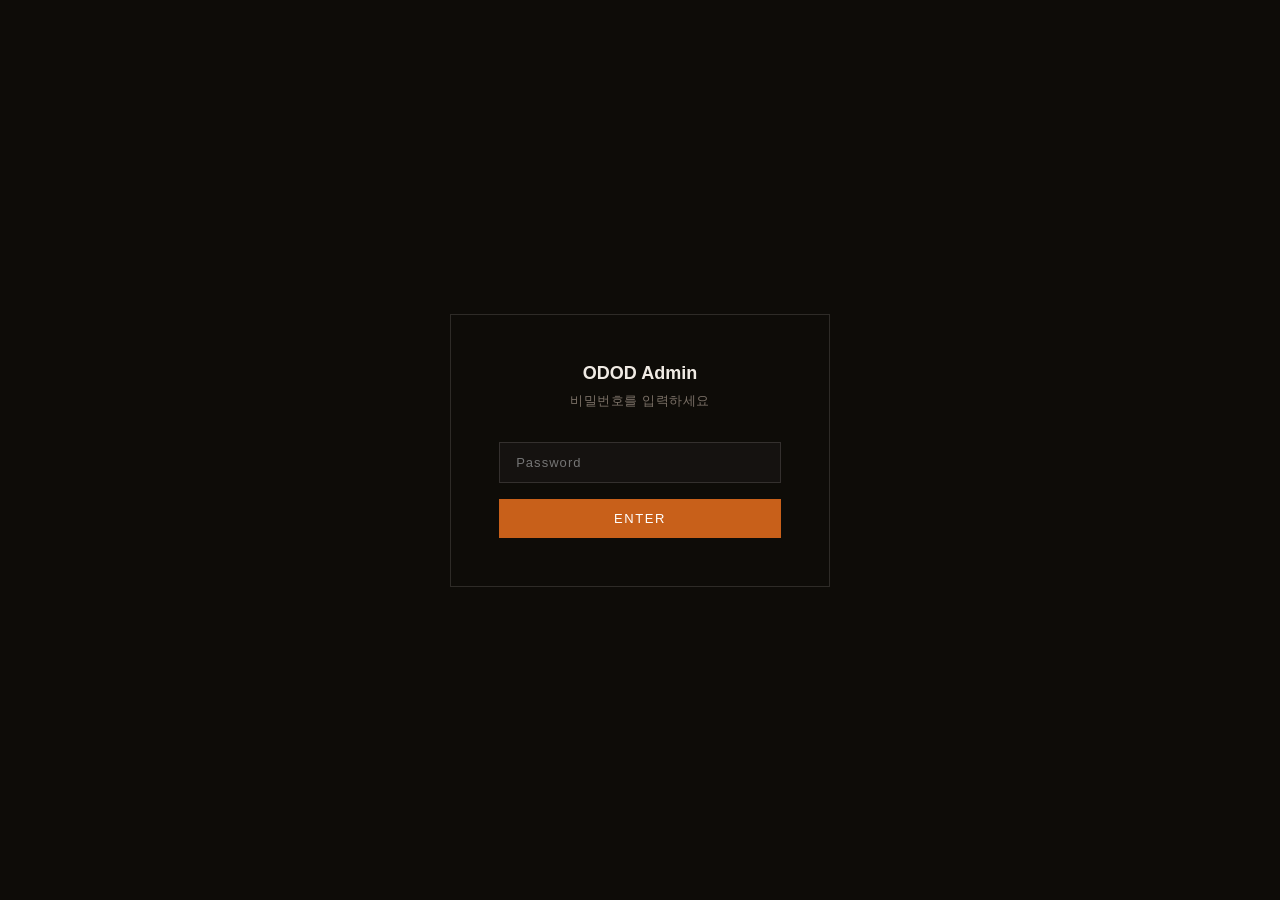
<file: odod/admin/index.html>
<!DOCTYPE html>
<html lang="ko">
<head>
  <meta charset="UTF-8" />
  <meta name="viewport" content="width=device-width, initial-scale=1.0" />
  <title>ODOD Admin</title>
  <style>
    *, *::before, *::after { box-sizing: border-box; margin: 0; padding: 0; }
    :root {
      --bg: #0e0c08;
      --bg2: #151210;
      --bg3: #1c1914;
      --orange: #c8601a;
      --text: #f0ebe4;
      --text-muted: #7a7066;
      --text-dim: #3a3530;
      --border: rgba(240,235,228,0.08);
      --border-light: rgba(240,235,228,0.14);
    }
    body { background: var(--bg); color: var(--text); font-family: 'Helvetica Neue', Helvetica, Arial, sans-serif; -webkit-font-smoothing: antialiased; font-size: 14px; }

    /* AUTH SCREEN */
    #auth-screen {
      min-height: 100vh;
      display: flex;
      align-items: center;
      justify-content: center;
    }
    .auth-box {
      border: 0.5px solid var(--border-light);
      padding: 48px;
      min-width: 320px;
      text-align: center;
    }
    .auth-box h2 { font-size: 18px; font-weight: 800; margin-bottom: 8px; }
    .auth-box p { font-size: 13px; color: var(--text-muted); letter-spacing: 0.04em; margin-bottom: 32px; }
    .auth-input {
      width: 100%;
      background: var(--bg2);
      border: 0.5px solid var(--border-light);
      color: var(--text);
      padding: 12px 16px;
      font-size: 13px;
      letter-spacing: 0.08em;
      outline: none;
      margin-bottom: 16px;
    }
    .auth-input:focus { border-color: var(--orange); }
    .auth-btn {
      width: 100%;
      background: var(--orange);
      border: none;
      color: #fff;
      padding: 12px;
      font-size: 13px;
      letter-spacing: 0.12em;
      text-transform: uppercase;
      cursor: pointer;
      transition: opacity 0.2s;
    }
    .auth-btn:hover { opacity: 0.85; }
    .auth-error { color: var(--orange); font-size: 13px; margin-top: 12px; display: none; }

    /* ADMIN UI */
    #admin-ui { display: none; }

    .admin-nav {
      position: sticky;
      top: 0;
      z-index: 100;
      background: var(--bg);
      border-bottom: 0.5px solid var(--border);
      display: flex;
      align-items: center;
      justify-content: space-between;
      padding: 16px 32px;
    }
    .admin-nav-brand { font-size: 14px; font-weight: 800; letter-spacing: 0.04em; }
    .admin-nav-brand span { color: var(--orange); }
    .admin-save-btn {
      background: var(--orange);
      border: none;
      color: #fff;
      padding: 10px 24px;
      font-size: 13px;
      letter-spacing: 0.1em;
      text-transform: uppercase;
      cursor: pointer;
      transition: opacity 0.2s;
    }
    .admin-save-btn:hover { opacity: 0.85; }
    .admin-reset-btn {
      background: transparent;
      border: 0.5px solid var(--border-light);
      color: var(--text-muted);
      padding: 10px 20px;
      font-size: 13px;
      letter-spacing: 0.1em;
      text-transform: uppercase;
      cursor: pointer;
      margin-right: 8px;
      transition: border-color 0.2s, color 0.2s;
    }
    .admin-reset-btn:hover { border-color: var(--text-muted); color: var(--text); }
    .admin-export-btn {
      background: transparent;
      border: 0.5px solid var(--orange);
      color: var(--orange);
      padding: 10px 20px;
      font-size: 13px;
      letter-spacing: 0.1em;
      text-transform: uppercase;
      cursor: pointer;
      margin-right: 8px;
      transition: background 0.2s, color 0.2s;
    }
    .admin-export-btn:hover { background: var(--orange); color: #fff; }

    /* Export modal */
    #export-modal {
      display: none;
      position: fixed;
      inset: 0;
      background: rgba(14,12,8,0.92);
      z-index: 500;
      align-items: center;
      justify-content: center;
    }
    #export-modal.open { display: flex; }
    .export-box {
      background: var(--bg2);
      border: 0.5px solid var(--border-light);
      width: 90%;
      max-width: 700px;
      max-height: 80vh;
      display: flex;
      flex-direction: column;
      padding: 32px;
      gap: 16px;
    }
    .export-box h2 { font-size: 14px; font-weight: 800; }
    .export-box p { font-size: 13px; color: var(--text-muted); line-height: 1.7; }
    .export-box ol { font-size: 13px; color: var(--text-muted); line-height: 2; padding-left: 18px; }
    .export-box ol code { background: var(--bg3); padding: 1px 6px; font-size: 12px; color: var(--text); }
    .export-textarea {
      flex: 1;
      min-height: 200px;
      background: var(--bg3);
      border: 0.5px solid var(--border);
      color: var(--text);
      font-size: 12px;
      font-family: monospace;
      padding: 12px;
      resize: none;
      outline: none;
    }
    .export-btns { display: flex; gap: 8px; justify-content: flex-end; }
    .export-copy-btn {
      background: var(--orange);
      border: none;
      color: #fff;
      padding: 10px 24px;
      font-size: 13px;
      letter-spacing: 0.1em;
      text-transform: uppercase;
      cursor: pointer;
    }
    .export-close-btn {
      background: transparent;
      border: 0.5px solid var(--border-light);
      color: var(--text-muted);
      padding: 10px 20px;
      font-size: 13px;
      letter-spacing: 0.1em;
      text-transform: uppercase;
      cursor: pointer;
    }

    /* TABS */
    .tabs {
      display: flex;
      border-bottom: 0.5px solid var(--border);
      padding: 0 32px;
      gap: 0;
      overflow-x: auto;
    }
    .tab-btn {
      background: none;
      border: none;
      border-bottom: 2px solid transparent;
      color: var(--text-muted);
      padding: 16px 20px;
      font-size: 11px;
      letter-spacing: 0.12em;
      text-transform: uppercase;
      cursor: pointer;
      white-space: nowrap;
      transition: color 0.2s, border-color 0.2s;
    }
    .tab-btn:hover { color: var(--text); }
    .tab-btn.active { color: var(--text); border-bottom-color: var(--orange); }

    /* PANELS */
    .tab-panel { display: none; padding: 32px; max-width: 900px; }
    .tab-panel.active { display: block; }

    /* FORM ELEMENTS */
    .form-section { margin-bottom: 40px; }
    .form-section-title {
      font-size: 11px;
      letter-spacing: 0.18em;
      text-transform: uppercase;
      color: var(--text-dim);
      margin-bottom: 16px;
      padding-bottom: 8px;
      border-bottom: 0.5px solid var(--border);
    }
    .form-row {
      display: grid;
      grid-template-columns: repeat(auto-fill, minmax(200px, 1fr));
      gap: 16px;
      margin-bottom: 16px;
    }
    .form-group { display: flex; flex-direction: column; gap: 6px; }
    .form-group label {
      font-size: 11px;
      letter-spacing: 0.14em;
      text-transform: uppercase;
      color: var(--text-muted);
    }
    .form-input, .form-textarea {
      background: var(--bg2);
      border: 0.5px solid var(--border);
      color: var(--text);
      padding: 10px 12px;
      font-size: 14px;
      outline: none;
      transition: border-color 0.2s;
      font-family: inherit;
    }
    .form-input:focus, .form-textarea:focus { border-color: var(--border-light); }
    .form-textarea { min-height: 80px; resize: vertical; }

    .field-hint {
      font-size: 12px;
      color: var(--text-dim);
      line-height: 1.5;
      margin-top: 2px;
    }

    .file-badge {
      font-size: 12px;
      color: var(--orange);
      margin-top: 5px;
      overflow: hidden;
      text-overflow: ellipsis;
      white-space: nowrap;
    }

    .img-preview-wrap {
      margin-top: 6px;
      width: 100%;
      aspect-ratio: 16/9;
      background: var(--bg3);
      border: 0.5px solid var(--border);
      display: none;
      overflow: hidden;
      position: relative;
    }
    .img-preview-wrap.show { display: block; }
    .img-preview-wrap img {
      width: 100%;
      height: 100%;
      object-fit: cover;
    }
    .img-preview-wrap .preview-label {
      position: absolute;
      bottom: 6px;
      left: 8px;
      font-size: 10px;
      letter-spacing: 0.1em;
      text-transform: uppercase;
      color: var(--text-muted);
      background: rgba(14,12,8,0.75);
      padding: 3px 7px;
    }
    .img-preview-wrap .preview-error {
      width: 100%;
      height: 100%;
      display: flex;
      align-items: center;
      justify-content: center;
      font-size: 12px;
      color: var(--orange);
      letter-spacing: 0.06em;
    }

    .thumb-preview-wrap {
      margin-top: 6px;
      width: 56px;
      height: 56px;
      border-radius: 50%;
      background: var(--bg3);
      border: 0.5px solid var(--border);
      display: none;
      overflow: hidden;
    }
    .thumb-preview-wrap.show { display: block; }
    .thumb-preview-wrap img { width: 100%; height: 100%; object-fit: cover; }

    /* LIST EDITOR */
    .list-editor { display: flex; flex-direction: column; gap: 8px; margin-bottom: 12px; }
    .list-item {
      background: var(--bg2);
      border: 0.5px solid var(--border);
      padding: 12px 16px;
      display: flex;
      gap: 12px;
      align-items: flex-start;
      flex-wrap: wrap;
    }
    .list-item input, .list-item select {
      background: var(--bg3);
      border: 0.5px solid var(--border);
      color: var(--text);
      padding: 8px 10px;
      font-size: 13px;
      flex: 1;
      min-width: 80px;
      outline: none;
    }
    .list-item input:focus { border-color: var(--border-light); }
    .remove-btn {
      background: none;
      border: 0.5px solid var(--border);
      color: var(--text-dim);
      padding: 8px 12px;
      font-size: 12px;
      cursor: pointer;
      transition: border-color 0.2s, color 0.2s;
      flex-shrink: 0;
    }
    .remove-btn:hover { border-color: var(--orange); color: var(--orange); }
    .add-btn {
      background: none;
      border: 0.5px solid var(--border-light);
      color: var(--text-muted);
      padding: 10px 20px;
      font-size: 12px;
      letter-spacing: 0.1em;
      text-transform: uppercase;
      cursor: pointer;
      transition: border-color 0.2s, color 0.2s;
      align-self: flex-start;
    }
    .add-btn:hover { border-color: var(--orange); color: var(--orange); }

    /* Player accordion */
    .player-accordion { border: 0.5px solid var(--border); margin-bottom: 8px; }
    .player-acc-header {
      display: flex;
      align-items: center;
      justify-content: space-between;
      padding: 16px 20px;
      cursor: pointer;
      background: var(--bg2);
      transition: background 0.2s;
    }
    .player-acc-header:hover { background: var(--bg3); }
    .player-acc-header h3 { font-size: 15px; font-weight: 700; }
    .player-acc-header .pos-badge {
      font-size: 11px;
      letter-spacing: 0.14em;
      text-transform: uppercase;
      color: var(--orange);
    }
    .player-acc-body { display: none; padding: 20px; border-top: 0.5px solid var(--border); }
    .player-acc-body.open { display: block; }
    .chevron { transition: transform 0.25s; }
    .chevron.open { transform: rotate(180deg); }

    /* Toast */
    #toast {
      position: fixed;
      bottom: 32px; right: 32px;
      background: var(--orange);
      color: #fff;
      padding: 14px 24px;
      font-size: 12px;
      letter-spacing: 0.08em;
      opacity: 0;
      pointer-events: none;
      transition: opacity 0.3s;
      z-index: 999;
    }
    #toast.show { opacity: 1; }

    a { color: var(--text-muted); font-size: 13px; }
  </style>
</head>
<body>

<!-- AUTH -->
<div id="auth-screen">
  <div class="auth-box">
    <h2>ODOD Admin</h2>
    <p>비밀번호를 입력하세요</p>
    <input type="password" class="auth-input" id="pw-input" placeholder="Password" />
    <button class="auth-btn" onclick="tryAuth()">Enter</button>
    <p class="auth-error" id="auth-error">비밀번호가 틀렸습니다.</p>
  </div>
</div>

<!-- ADMIN UI -->
<div id="admin-ui">

  <div class="admin-nav">
    <div class="admin-nav-brand">ODOD <span>Admin</span></div>
    <div>
      <button class="admin-reset-btn" onclick="resetData()">초기화</button>
      <button class="admin-export-btn" onclick="openExport()">↑ 배포용 내보내기</button>
      <button class="admin-save-btn" onclick="saveData()">저장 & 적용</button>
    </div>
  </div>

  <!-- EXPORT MODAL -->
  <div id="export-modal">
    <div class="export-box">
      <h2>배포용 데이터 내보내기</h2>
      <ol>
        <li>아래 코드를 전체 복사</li>
        <li><code>odod/js/data.js</code> 파일을 열고 내용 전체를 교체</li>
        <li>저장 후 GitHub에 push → 모든 방문자에게 반영</li>
      </ol>
      <textarea class="export-textarea" id="export-textarea" readonly></textarea>
      <div class="export-btns">
        <button class="export-close-btn" onclick="closeExport()">닫기</button>
        <button class="export-copy-btn" onclick="copyExport()">전체 복사</button>
      </div>
    </div>
  </div>

  <!-- TABS -->
  <div class="tabs">
    <button class="tab-btn active" onclick="switchTab('team')">팀 정보</button>
    <button class="tab-btn" onclick="switchTab('players')">선수</button>
    <button class="tab-btn" onclick="switchTab('staff')">스태프</button>
    <button class="tab-btn" onclick="switchTab('results')">전적</button>
    <button class="tab-btn" onclick="switchTab('schedule')">일정</button>
    <button class="tab-btn" onclick="switchTab('gallery')">갤러리</button>
    <button class="tab-btn" onclick="switchTab('sponsors')">스폰서</button>
    <button class="tab-btn" onclick="switchTab('banners')">메인 배너</button>
    <button class="tab-btn" onclick="switchTab('mediakit')">미디어 킷</button>
    <button class="tab-btn" onclick="switchTab('sponsorship')">스폰서십 패키지</button>
    <button class="tab-btn" onclick="switchTab('announcement')">공지 배너</button>
    <button class="tab-btn" onclick="switchTab('goods')">굿즈 스토어</button>
    <button class="tab-btn" onclick="switchTab('live')" style="color:#e84545;border-bottom-color:transparent;" id="tab-live-btn">⬤ LIVE</button>
  </div>

  <!-- TEAM -->
  <div class="tab-panel active" id="panel-team">
    <div class="form-section">
      <div class="form-section-title">기본 정보</div>
      <div class="form-row">
        <div class="form-group"><label>팀명</label><span class="field-hint">약칭 — 예: ODOD, T1, GEN</span><input class="form-input" id="t-name" /></div>
        <div class="form-group"><label>풀 네임</label><span class="field-hint">팀 풀네임 — 예: OverDrive Outlaw Dogs</span><input class="form-input" id="t-fullname" /></div>
        <div class="form-group"><label>리그</label><span class="field-hint">소속 리그 — 예: LCK, LPL, LEC</span><input class="form-input" id="t-league" /></div>
        <div class="form-group"><label>창단</label><span class="field-hint">창단 연도 — 예: 2022</span><input class="form-input" id="t-founded" /></div>
        <div class="form-group"><label>도시</label><span class="field-hint">연고지 — 예: Seoul</span><input class="form-input" id="t-city" /></div>
        <div class="form-group"><label>시즌</label><span class="field-hint">현재 시즌 — 예: 2025</span><input class="form-input" id="t-season" /></div>
      </div>
      <div class="form-group" style="margin-bottom:16px">
        <label>슬로건</label>
        <span class="field-hint">히어로 및 푸터에 표시. 팀 정체성을 한 문장으로</span>
        <input class="form-input" id="t-slogan" style="margin-top:4px" />
      </div>
    </div>
    <div class="form-section">
      <div class="form-section-title">시즌 스탯</div>
      <div class="form-row">
        <div class="form-group"><label>순위</label><span class="field-hint">현재 순위 (숫자)</span><input class="form-input" type="number" id="t-standing" /></div>
        <div class="form-group"><label>승</label><span class="field-hint">시즌 총 승 수</span><input class="form-input" type="number" id="t-wins" /></div>
        <div class="form-group"><label>패</label><span class="field-hint">시즌 총 패 수</span><input class="form-input" type="number" id="t-losses" /></div>
        <div class="form-group"><label>승률 (%)</label><span class="field-hint">소수점 한 자리 — 예: 66.7</span><input class="form-input" type="number" step="0.1" id="t-winrate" /></div>
        <div class="form-group"><label>월즈 출전</label><span class="field-hint">월드챔피언십 출전 횟수</span><input class="form-input" type="number" id="t-worlds" /></div>
      </div>
    </div>
    <div class="form-section">
      <div class="form-section-title">SNS</div>
      <div class="form-row">
        <div class="form-group"><label>Twitter</label><span class="field-hint">https://twitter.com/계정명</span><input class="form-input" id="t-twitter" /></div>
        <div class="form-group"><label>Instagram</label><span class="field-hint">https://instagram.com/계정명</span><input class="form-input" id="t-instagram" /></div>
        <div class="form-group"><label>YouTube</label><span class="field-hint">https://youtube.com/@채널명</span><input class="form-input" id="t-youtube" /></div>
      </div>
      <div class="form-section-title" style="margin-top:24px;">파트너십 문의</div>
      <div class="form-row">
        <div class="form-group"><label>문의 이메일</label><span class="field-hint">스폰서십 페이지 CTA 버튼에 연결됩니다</span><input class="form-input" id="t-contact" placeholder="partnership@odod.gg" /></div>
      </div>
    </div>
  </div>

  <!-- PLAYERS -->
  <div class="tab-panel" id="panel-players">
    <div id="players-editor"></div>
  </div>

  <!-- STAFF -->
  <div class="tab-panel" id="panel-staff">
    <div id="staff-editor"></div>
  </div>

  <!-- RESULTS -->
  <div class="tab-panel" id="panel-results">
    <p style="font-size:13px;color:var(--text-muted);margin-bottom:20px;line-height:1.7;">
      날짜: <code style="background:var(--bg3);padding:2px 6px;font-size:12px;">YYYY-MM-DD</code> 형식 &nbsp;·&nbsp;
      스코어: <code style="background:var(--bg3);padding:2px 6px;font-size:12px;">2-1</code> 형식 &nbsp;·&nbsp;
      최신 경기가 위에 오도록 정렬 권장
    </p>
    <div class="list-editor" id="results-editor"></div>
    <button class="add-btn" onclick="addResult()">+ 전적 추가</button>
  </div>

  <!-- SCHEDULE -->
  <div class="tab-panel" id="panel-schedule">
    <p style="font-size:13px;color:var(--text-muted);margin-bottom:20px;line-height:1.7;">
      날짜: <code style="background:var(--bg3);padding:2px 6px;font-size:12px;">YYYY-MM-DD</code> 형식 &nbsp;·&nbsp;
      시간: <code style="background:var(--bg3);padding:2px 6px;font-size:12px;">17:00</code> 24시간 형식 &nbsp;·&nbsp;
      가까운 일정이 위에 오도록 정렬 권장
    </p>
    <div class="list-editor" id="schedule-editor"></div>
    <button class="add-btn" onclick="addSchedule()">+ 일정 추가</button>
  </div>

  <!-- GALLERY -->
  <div class="tab-panel" id="panel-gallery">
    <p style="font-size:13px;color:var(--text-muted);margin-bottom:20px;line-height:1.7;">
      이미지 경로: <code style="background:var(--bg3);padding:2px 6px;font-size:12px;">assets/images/gallery/01.jpg</code> 또는 외부 URL<br>
      권장 규격: 가로 1200px 이상 · JPG/PNG · 비율 자유 (그리드에서 자동 크롭)
    </p>
    <div class="list-editor" id="gallery-editor"></div>
    <button class="add-btn" onclick="addGallery()">+ 사진 추가</button>
  </div>

  <!-- SPONSORS -->
  <div class="tab-panel" id="panel-sponsors">
    <p style="font-size:13px;color:var(--text-muted);margin-bottom:20px;line-height:1.7;">
      로고 이미지: <code style="background:var(--bg3);padding:2px 6px;font-size:12px;">assets/images/sponsors/이름.png</code> 또는 외부 URL<br>
      권장 규격: 투명 배경 PNG · 가로 400px 이상 · 배경색 없이 로고만 &nbsp;·&nbsp; URL은 스폰서 공식 홈페이지
    </p>
    <div class="list-editor" id="sponsors-editor"></div>
    <button class="add-btn" onclick="addSponsor()">+ 스폰서 추가</button>
  </div>

  <!-- BANNERS -->
  <div class="tab-panel" id="panel-banners">
    <p style="font-size:13px;color:var(--text-muted);margin-bottom:24px;line-height:1.7;">
      히어로 섹션 롤링 배너 이미지를 관리합니다. 선수 데이터와 완전히 독립된 배너입니다.<br><br>
      <strong style="color:var(--text);font-weight:600;">권장 규격</strong><br>
      — 비율: 가로형 <strong style="color:var(--text);">16:9</strong> 또는 더 넓은 와이드<br>
      — 크기: 최소 <strong style="color:var(--text);">1920×1080px</strong> (고화질 권장)<br>
      — 파일: <strong style="color:var(--text);">JPG</strong> (사진), <strong style="color:var(--text);">PNG</strong> (투명 필요 시)<br>
      — 저장: <code style="background:var(--bg3);padding:2px 6px;font-size:12px;">assets/images/banners/01.jpg</code> 형식으로 저장 후 경로 입력<br>
      — 또는 외부 이미지 URL(<code style="background:var(--bg3);padding:2px 6px;font-size:12px;">https://...</code>) 바로 붙여넣기<br><br>
      이미지가 등록된 슬롯만 슬라이드에 포함됩니다. 순서대로 5초 간격으로 자동 전환됩니다.
    </p>
    <div class="list-editor" id="banners-editor"></div>
    <button class="add-btn" onclick="addBanner()">+ 배너 추가</button>
  </div>

  <!-- MEDIA KIT -->
  <div class="tab-panel" id="panel-mediakit">
    <p style="font-size:13px;color:var(--text-muted);margin-bottom:28px;line-height:1.7;">
      파일 경로 또는 외부 URL을 입력하면 미디어킷 섹션에서 다운로드 버튼이 활성화됩니다.<br>
      비워두면 해당 항목이 <strong style="color:var(--text)">준비 중</strong>으로 표시됩니다.
    </p>
    <div class="form-section">
      <div class="form-section-title">미디어킷 파일</div>
      <div class="form-row">
        <div class="form-group">
          <label>팀 로고 패키지</label>
          <span class="field-hint">ZIP, PNG, SVG 등 · 파일 경로 또는 외부 URL</span>
          <input class="form-input" id="mk-logo" placeholder="assets/mediakit/odod_logo.zip" />
        </div>
        <div class="form-group">
          <label>선수 공식 사진</label>
          <span class="field-hint">ZIP 권장</span>
          <input class="form-input" id="mk-photos" placeholder="assets/mediakit/odod_photos.zip" />
        </div>
      </div>
      <div class="form-row">
        <div class="form-group">
          <label>보도자료 PDF</label>
          <input class="form-input" id="mk-presskit" placeholder="assets/mediakit/odod_presskit.pdf" />
        </div>
        <div class="form-group">
          <label>브랜드 가이드라인</label>
          <input class="form-input" id="mk-brandguide" placeholder="assets/mediakit/odod_brand.pdf" />
        </div>
      </div>
    </div>
  </div>

  <!-- SPONSORSHIP TIERS -->
  <div class="tab-panel" id="panel-sponsorship">
    <div class="form-section" style="margin-bottom:32px;">
      <div class="form-section-title">소개 문구</div>
      <div class="form-group">
        <label>섹션 상단에 표시되는 파트너십 소개 텍스트</label>
        <textarea class="form-input" id="sp-intro" rows="3" style="resize:vertical;"
          placeholder="ODOD는 LCK 무대에서 성장하는 팀입니다..."></textarea>
      </div>
    </div>
    <div class="form-section-title" style="margin-bottom:16px;">패키지 티어</div>
    <p style="font-size:13px;color:var(--text-muted);margin-bottom:20px;line-height:1.7;">
      순서대로 표시됩니다. 마지막 티어가 Title(주황 하이라이트)로 강조됩니다.
    </p>
    <div id="sp-tiers-editor"></div>
    <button class="add-btn" onclick="addSpTier()">+ 티어 추가</button>
  </div>

  <!-- ANNOUNCEMENT -->
  <div class="tab-panel" id="panel-announcement">
    <div class="form-section">
      <div class="form-section-title">공지사항 상단 배너</div>
      <div class="form-row" style="align-items:center;margin-bottom:24px;">
        <div class="form-group" style="flex-direction:row;align-items:center;gap:12px;">
          <label style="white-space:nowrap;margin:0;">배너 활성화</label>
          <label style="display:flex;align-items:center;gap:8px;cursor:pointer;margin:0;">
            <input type="checkbox" id="ann-active" style="width:18px;height:18px;accent-color:var(--orange);">
            <span class="field-hint" style="margin:0;">켜면 페이지 최상단에 오렌지 배너가 표시됩니다</span>
          </label>
        </div>
      </div>
      <div class="form-row">
        <div class="form-group">
          <label>공지 메시지</label>
          <input class="form-input" id="ann-message" type="text" placeholder="2026 LCK Summer 플레이오프 진출 확정! 응원해주세요 🔥">
          <span class="field-hint">방문자가 ✕ 를 누르면 같은 메시지는 다시 표시되지 않습니다. 메시지가 바뀌면 자동 재표시됩니다.</span>
        </div>
      </div>
      <div class="form-row">
        <div class="form-group">
          <label>링크 URL (선택)</label>
          <input class="form-input" id="ann-link" type="text" placeholder="https://...">
        </div>
        <div class="form-group">
          <label>링크 텍스트 (선택)</label>
          <input class="form-input" id="ann-linkText" type="text" placeholder="자세히 보기">
        </div>
      </div>
    </div>
  </div>

  <!-- GOODS STORE -->
  <div class="tab-panel" id="panel-goods">
    <div class="form-section">
      <div class="form-section-title">굿즈 스토어 설정</div>
      <div class="form-row" style="align-items:center;margin-bottom:24px;">
        <div class="form-group" style="flex-direction:row;align-items:center;gap:12px;">
          <label style="white-space:nowrap;margin:0;">섹션 표시</label>
          <label style="display:flex;align-items:center;gap:8px;cursor:pointer;margin:0;">
            <input type="checkbox" id="goods-active" style="width:18px;height:18px;accent-color:var(--orange);">
            <span class="field-hint" style="margin:0;">켜면 미디어 킷 아래에 굿즈 스토어 섹션이 표시됩니다</span>
          </label>
        </div>
      </div>
      <div class="form-row">
        <div class="form-group">
          <label>공식 스토어 전체보기 URL</label>
          <input class="form-input" id="goods-storeUrl" type="text" placeholder="https://shop.odod.gg">
        </div>
      </div>
    </div>
    <div class="form-section">
      <div class="form-section-title">상품 목록</div>
      <div id="goods-editor"></div>
      <button class="add-btn" onclick="addGoodsItem()">+ 상품 추가</button>
    </div>
  </div>

  <!-- LIVE -->
  <div class="tab-panel" id="panel-live">
    <div class="form-section">
      <div class="form-section-title">LIVE 경기 상태</div>
      <div class="form-row" style="align-items:center;margin-bottom:24px;">
        <div class="form-group" style="flex-direction:row;align-items:center;gap:12px;">
          <label style="white-space:nowrap;margin:0;">LIVE 활성화</label>
          <label style="display:flex;align-items:center;gap:8px;cursor:pointer;margin:0;">
            <input type="checkbox" id="live-active" style="width:18px;height:18px;accent-color:var(--orange);">
            <span class="field-hint" style="margin:0;">켜면 nav에 LIVE 뱃지가 표시됩니다</span>
          </label>
        </div>
      </div>
      <div class="form-row">
        <div class="form-group">
          <label>상대 팀명</label>
          <input class="form-input" id="live-opponent" type="text" placeholder="T1">
        </div>
        <div class="form-group">
          <label>현재 스코어 (우리 팀 기준)</label>
          <input class="form-input" id="live-score" type="text" placeholder="1-0">
          <span class="field-hint">형식: 1-0 (ODOD 승수 먼저)</span>
        </div>
      </div>
      <div class="form-row">
        <div class="form-group">
          <label>경기 상태 텍스트</label>
          <input class="form-input" id="live-mapStatus" type="text" placeholder="Game 2 진행 중">
        </div>
        <div class="form-group">
          <label>인게임 타이머</label>
          <input class="form-input" id="live-timer" type="text" placeholder="23:14">
        </div>
      </div>
      <div class="form-row">
        <div class="form-group">
          <label>중계 스트림 URL</label>
          <input class="form-input" id="live-stream" type="text" placeholder="https://www.twitch.tv/lck">
        </div>
      </div>
      <div class="form-section-title" style="margin-top:32px;">팬 MVP 투표 관리</div>
      <p class="field-hint" style="margin-bottom:16px;">투표 데이터는 방문자 브라우저 localStorage에 저장됩니다. 새 경기 등록 시 자동 초기화됩니다.</p>
      <button class="add-btn" onclick="resetMvpVotes()">⟳ 투표 초기화 (모든 기기 공유 불가 · 로컬만 리셋)</button>
    </div>
  </div>

</div>

<div id="toast">저장되었습니다.</div>

<script>
// ── DEFAULT DATA (same as main.js) ──────────────────
const DEFAULT_DATA = {
  team: {
    name:"ODOD", fullName:"OverDrive Outlaw Dogs", league:"LCK",
    founded:"2022", city:"Seoul",
    slogan:"We don't follow the meta. We break it.",
    season:"2025", standing:3, record:{wins:18,losses:9},
    winRate:66.7, worldsAppearances:1,
    social:{twitter:"https://twitter.com/ODOD_LCK", instagram:"https://instagram.com/odod_lck", youtube:"https://youtube.com/@ODOD"}
  },
  staff:[
    {id:"vortex",role:"Head Coach",roleKo:"감독",nickname:"Vortex",realName:"Kim Dohyun",realNameKo:"김도현",age:34,nationality:"KR",joinYear:2022,photo:"assets/images/staff/vortex.jpg",philosophy:"읽히는 순간 지는 거다.",career:[{year:"2017–2019",org:"APEX Force",role:"Analyst"},{year:"2019–2021",org:"Nova Esports",role:"Assistant Coach"},{year:"2022–",org:"ODOD",role:"Head Coach"}]},
    {id:"reaper",role:"Coach",roleKo:"코치",nickname:"Reaper",realName:"Choi Junho",realNameKo:"최준호",age:28,nationality:"KR",joinYear:2023,photo:"assets/images/staff/reaper.jpg",philosophy:"드래프트는 이미 게임의 절반이다.",career:[{year:"2018–2022",org:"KT Bullet",role:"Pro Player (Mid)"},{year:"2023–",org:"ODOD",role:"Coach"}]},
    {id:"circuit",role:"Analyst",roleKo:"애널리스트",nickname:"Circuit",realName:"Park Seungwoo",realNameKo:"박승우",age:25,nationality:"KR",joinYear:2022,photo:"assets/images/staff/circuit.jpg",philosophy:"숫자가 거짓말을 하면 더 많은 숫자로 잡는다.",career:[{year:"2022–",org:"ODOD",role:"Analyst"}]}
  ],
  players:[
    {id:"ironwall",position:"Top",positionKo:"탑",number:1,nickname:"Ironwall",realName:"Jang Minjun",realNameKo:"장민준",age:22,birthdate:"2003-04-11",nationality:"KR",joinYear:2023,games:87,photo:"assets/images/players/ironwall.jpg",highlight:"",stats:{kda:3.2,winRate:62.1,csPerMin:8.4,kills:2.8,deaths:2.1,assists:5.7},champions:[{name:"Garen",image:"assets/images/champions/garen.jpg",winRate:71,kda:4.1,games:21},{name:"Renekton",image:"assets/images/champions/renekton.jpg",winRate:64,kda:3.4,games:14},{name:"Camille",image:"assets/images/champions/camille.jpg",winRate:60,kda:2.9,games:10}],career:[{year:"2022",org:"ODOD Academy",role:"Top"},{year:"2023–",org:"ODOD",role:"Top"}],awards:["2024 LCK Summer All-Pro Team (3rd)"],social:{}},
    {id:"feral",position:"Jungle",positionKo:"정글",number:2,nickname:"Feral",realName:"Lee Taehwan",realNameKo:"이태환",age:21,birthdate:"2004-08-29",nationality:"KR",joinYear:2024,games:54,photo:"assets/images/players/feral.jpg",highlight:"",stats:{kda:4.1,winRate:68.5,csPerMin:5.9,kills:3.5,deaths:1.8,assists:8.2},champions:[{name:"Vi",image:"assets/images/champions/vi.jpg",winRate:75,kda:5.2,games:16},{name:"Jarvan IV",image:"assets/images/champions/jarvaniv.jpg",winRate:70,kda:4.0,games:10},{name:"Hecarim",image:"assets/images/champions/hecarim.jpg",winRate:62,kda:3.8,games:8}],career:[{year:"2023",org:"Storm Wings (Challenger)",role:"Jungle"},{year:"2024–",org:"ODOD",role:"Jungle"}],awards:[],social:{}},
    {id:"overdrive",position:"Mid",positionKo:"미드",number:3,nickname:"Overdrive",realName:"Han Seojun",realNameKo:"한서준",age:20,birthdate:"2005-01-17",nationality:"KR",joinYear:2022,games:134,isAce:true,photo:"assets/images/players/overdrive.jpg",highlight:"",stats:{kda:5.8,winRate:70.1,csPerMin:9.7,kills:5.2,deaths:1.6,assists:7.3},champions:[{name:"Azir",image:"assets/images/champions/azir.jpg",winRate:78,kda:7.1,games:29},{name:"Zed",image:"assets/images/champions/zed.jpg",winRate:72,kda:6.2,games:18},{name:"Orianna",image:"assets/images/champions/orianna.jpg",winRate:68,kda:5.4,games:15}],career:[{year:"2022–",org:"ODOD",role:"Mid"}],awards:["2023 LCK Summer MVP","2024 LCK Spring All-Pro Team (1st)","2024 Worlds Quarterfinals"],social:{}},
    {id:"buckshot",position:"Bot",positionKo:"원딜",number:4,nickname:"Buckshot",realName:"Oh Yoongi",realNameKo:"오윤기",age:23,birthdate:"2002-11-03",nationality:"KR",joinYear:2022,games:112,photo:"assets/images/players/buckshot.jpg",highlight:"",stats:{kda:4.4,winRate:65.2,csPerMin:9.1,kills:4.8,deaths:2.0,assists:6.0},champions:[{name:"Jhin",image:"assets/images/champions/jhin.jpg",winRate:74,kda:5.5,games:27},{name:"Kai'Sa",image:"assets/images/champions/kaisa.jpg",winRate:66,kda:4.2,games:19},{name:"Caitlyn",image:"assets/images/champions/caitlyn.jpg",winRate:61,kda:3.9,games:12}],career:[{year:"2021",org:"Red Storm (Challenger)",role:"Bot"},{year:"2022–",org:"ODOD",role:"Bot"}],awards:["2024 LCK Spring All-Pro Team (2nd)"],social:{}},
    {id:"shackle",position:"Support",positionKo:"서포터",number:5,nickname:"Shackle",realName:"Yoo Chanho",realNameKo:"유찬호",age:24,birthdate:"2001-06-22",nationality:"KR",joinYear:2022,games:134,photo:"assets/images/players/shackle.jpg",highlight:"",stats:{kda:6.2,winRate:66.4,csPerMin:1.8,kills:1.1,deaths:1.9,assists:12.7},champions:[{name:"Thresh",image:"assets/images/champions/thresh.jpg",winRate:72,kda:7.8,games:31},{name:"Nautilus",image:"assets/images/champions/nautilus.jpg",winRate:68,kda:6.5,games:20},{name:"Lulu",image:"assets/images/champions/lulu.jpg",winRate:64,kda:5.9,games:13}],career:[{year:"2020–2021",org:"Phoenix Wings",role:"Support"},{year:"2022–",org:"ODOD",role:"Support"}],awards:["2023 LCK Summer All-Pro Team (2nd)","2024 LCK Summer All-Pro Team (1st)"],social:{}}
  ],
  results:[
    {date:"2025-06-14",opponent:"T1",score:"2-1",result:"W",stage:"LCK Summer"},
    {date:"2025-06-10",opponent:"Gen.G",score:"1-2",result:"L",stage:"LCK Summer"},
    {date:"2025-06-07",opponent:"KT Rolster",score:"2-0",result:"W",stage:"LCK Summer"},
    {date:"2025-05-31",opponent:"DRX",score:"2-1",result:"W",stage:"LCK Summer"},
    {date:"2025-05-27",opponent:"Hanwha Life",score:"2-0",result:"W",stage:"LCK Summer"}
  ],
  schedule:[
    {date:"2025-06-28",opponent:"Dplus KIA",time:"17:00",stage:"LCK Summer"},
    {date:"2025-07-02",opponent:"Nongshim RedForce",time:"19:00",stage:"LCK Summer"},
    {date:"2025-07-05",opponent:"T1",time:"17:00",stage:"LCK Summer"},
    {date:"2025-07-09",opponent:"BNK FearX",time:"19:00",stage:"LCK Summer"}
  ],
  gallery:[
    {src:"assets/images/gallery/01.jpg",caption:"2025 LCK Summer 개막전"},
    {src:"assets/images/gallery/02.jpg",caption:"팀 트레이닝 세션"},
    {src:"assets/images/gallery/03.jpg",caption:"Overdrive 솔로킬 클립"},
    {src:"assets/images/gallery/04.jpg",caption:"월드챔피언십 8강"},
    {src:"assets/images/gallery/05.jpg",caption:"미디어데이"},
    {src:"assets/images/gallery/06.jpg",caption:"팬미팅 2025"}
  ],
  sponsors:[
    {name:"AXPEX Gaming",logo:"assets/images/sponsors/axpex.svg",url:"#"},
    {name:"Red Wulf",logo:"assets/images/sponsors/redwulf.svg",url:"#"},
    {name:"Logitex G",logo:"assets/images/sponsors/logitex.svg",url:"#"},
    {name:"Sunsung",logo:"assets/images/sponsors/sunsung.svg",url:"#"},
    {name:"HyperZ",logo:"assets/images/sponsors/hyperz.svg",url:"#"},
    {name:"SteelForce",logo:"assets/images/sponsors/steelforce.svg",url:"#"},
    {name:"Razyr",logo:"assets/images/sponsors/razyr.svg",url:"#"},
    {name:"Intek",logo:"assets/images/sponsors/intek.svg",url:"#"},
    {name:"ROQ",logo:"assets/images/sponsors/roq.svg",url:"#"},
    {name:"Venom Energy",logo:"assets/images/sponsors/venomx.svg",url:"#"},
    {name:"Novania",logo:"assets/images/sponsors/novania.svg",url:"#"},
    {name:"CrownLab",logo:"assets/images/sponsors/crownlab.svg",url:"#"}
  ],
  sponsorshipTiers:[
    {id:"bronze",tier:"Bronze",name:"Bronze",price:"문의 시 협의",benefits:["공식 웹사이트 로고 노출","SNS 멘션 연 4회","시즌 종료 보고서 제공"]},
    {id:"silver",tier:"Silver",name:"Silver",price:"문의 시 협의",benefits:["Bronze 전체 포함","연습 시설 로고 부착","SNS 멘션 연 8회","팀 콘텐츠 공동 제작 1회"]},
    {id:"gold",tier:"Gold",name:"Gold",price:"문의 시 협의",benefits:["Silver 전체 포함","유니폼 슬리브 로고","경기 전 인터뷰 배경 노출","SNS 멘션 연 16회","팬 미팅 공동 주최 가능"]},
    {id:"title",tier:"Title",name:"Title",price:"문의 시 협의",benefits:["Gold 전체 포함","팀명 병기 (ODOD × 파트너)","유니폼 전면 메인 로고","모든 공식 채널 최우선 노출","전용 브랜드 콘텐츠 시리즈","연간 파트너십 리뷰 미팅"]}
  ]
};

const ADMIN_PW = '1';

async function showAdmin() {
  document.getElementById('auth-screen').style.display = 'none';
  document.getElementById('admin-ui').style.display = 'block';
  // 항상 배포된 data.js를 먼저 동기화 (localStorage 낡은 데이터 문제 방지)
  try {
    const resp = await fetch('../js/data.js?_=' + Date.now());
    if (resp.ok) {
      const text = await resp.text();
      DATA = new Function(text + '; return DEFAULT_DATA;')();
      localStorage.setItem('odod_data', JSON.stringify(DATA));
    }
  } catch(e) {
    // fetch 실패 시 localStorage 또는 기본값 사용
  }
  initAdmin();
}

function tryAuth() {
  const pw = document.getElementById('pw-input').value;
  if (pw === ADMIN_PW) {
    sessionStorage.setItem('odod_auth', '1');
    showAdmin();
  } else {
    document.getElementById('auth-error').style.display = 'block';
  }
}
document.getElementById('pw-input').addEventListener('keydown', e => { if (e.key === 'Enter') tryAuth(); });

// 새로고침해도 이미 인증됐으면 바로 진입
if (sessionStorage.getItem('odod_auth') === '1') { showAdmin(); }

function loadData() {
  try { const s = localStorage.getItem('odod_data'); return s ? JSON.parse(s) : JSON.parse(JSON.stringify(DEFAULT_DATA)); }
  catch { return JSON.parse(JSON.stringify(DEFAULT_DATA)); }
}

let DATA = loadData();

// 배포된 data.js를 fetch해서 로컬스토리지와 병합
// → 어드민이 항상 배포 최신 데이터를 기반으로 시작

function switchTab(name) {
  document.querySelectorAll('.tab-btn').forEach(b => b.classList.remove('active'));
  document.querySelectorAll('.tab-panel').forEach(p => p.classList.remove('active'));
  const tabs = ['team','players','staff','results','schedule','gallery','sponsors','banners','mediakit','sponsorship','announcement','goods','live'];
  const idx = tabs.indexOf(name);
  if (idx !== -1) document.querySelectorAll('.tab-btn')[idx].classList.add('active');
  const panel = document.getElementById('panel-' + name);
  if (panel) panel.classList.add('active');
}

function v(id) { return document.getElementById(id).value; }
function sv(id, val) { document.getElementById(id).value = val ?? ''; }

function initAdmin() {
  const t = DATA.team;
  sv('t-name', t.name); sv('t-fullname', t.fullName); sv('t-league', t.league);
  sv('t-founded', t.founded); sv('t-city', t.city); sv('t-season', t.season);
  sv('t-slogan', t.slogan); sv('t-standing', t.standing);
  sv('t-wins', t.record.wins); sv('t-losses', t.record.losses);
  sv('t-winrate', t.winRate); sv('t-worlds', t.worldsAppearances);
  sv('t-twitter', t.social.twitter); sv('t-instagram', t.social.instagram); sv('t-youtube', t.social.youtube);
  sv('t-contact', t.contact || '');

  buildPlayersEditor();
  buildStaffEditor();
  buildResultsEditor();
  buildScheduleEditor();
  buildGalleryEditor();
  buildSponsorsEditor();
  buildBannersEditor();
  buildMediakitEditor();
  buildSponsorshipTiersEditor();
  buildAnnouncementEditor();
  buildGoodsEditor();
  buildLiveEditor();
}

// ── CHAMPION CDN AUTO-FILL ─────────────────────────────
const CHAMP_KEY_MAP = {
  // 특수 케이스만 정의 — 나머지는 공백/특수문자 제거로 자동 처리
  "aurelion sol": "AurelionSol",
  "bel'veth": "Belveth",
  "cho'gath": "Chogath",
  "dr. mundo": "DrMundo",
  "jarvan iv": "JarvanIV",
  "jarvan 4": "JarvanIV",
  "kai'sa": "Kaisa",
  "kaisa": "Kaisa",
  "k'sante": "KSante",
  "ksante": "KSante",
  "kha'zix": "Khazix",
  "khazix": "Khazix",
  "kog'maw": "KogMaw",
  "kogmaw": "KogMaw",
  "lee sin": "LeeSin",
  "master yi": "MasterYi",
  "miss fortune": "MissFortune",
  "mf": "MissFortune",
  "nunu": "Nunu",
  "nunu & willump": "Nunu",
  "rek'sai": "RekSai",
  "reksai": "RekSai",
  "renata": "Renata",
  "renata glasc": "Renata",
  "tahm kench": "TahmKench",
  "twisted fate": "TwistedFate",
  "tf": "TwistedFate",
  "vel'koz": "Velkoz",
  "velkoz": "Velkoz",
  "wukong": "MonkeyKing",
  "xin zhao": "XinZhao",
  "yorick": "Yorick",
};

function champNameToCdnUrl(name) {
  if (!name.trim()) return '';
  const lower = name.trim().toLowerCase();
  // 예외 맵 먼저 확인
  if (CHAMP_KEY_MAP[lower]) {
    return `https://ddragon.leagueoflegends.com/cdn/14.24.1/img/champion/${CHAMP_KEY_MAP[lower]}.png`;
  }
  // 일반 규칙: 첫 글자 대문자 + 공백/특수문자 제거
  const key = name.trim()
    .replace(/[^a-zA-Z0-9 ]/g, '')        // 특수문자 제거
    .split(' ')
    .map(w => w.charAt(0).toUpperCase() + w.slice(1).toLowerCase())
    .join('');
  return `https://ddragon.leagueoflegends.com/cdn/14.24.1/img/champion/${key}.png`;
}

function autoFillChampImg(nameInput) {
  // 같은 list-item 안의 image 입력 필드 찾기
  const item = nameInput.closest('.list-item');
  if (!item) return;
  const imgInput = item.querySelector('[data-cf="image"]');
  if (!imgInput) return;
  // 이미 수동으로 입력된 값이 있으면 덮어쓰지 않음 (CDN URL이 아닌 경우)
  const existing = imgInput.value.trim();
  if (existing && !existing.includes('ddragon.leagueoflegends.com')) return;
  imgInput.value = champNameToCdnUrl(nameInput.value);
}

function buildSponsorshipTiersEditor() {
  sv('sp-intro', DATA.sponsorshipIntro || '');
  if (!DATA.sponsorshipTiers) DATA.sponsorshipTiers = [];
  const el = document.getElementById('sp-tiers-editor');
  if (!el) return;
  el.innerHTML = '';
  DATA.sponsorshipTiers.forEach((tier, ti) => {
    const acc = document.createElement('div');
    acc.className = 'player-accordion';
    const benefitsHtml = (tier.benefits || []).map((b, bi) => `
      <div class="list-item">
        <input placeholder="혜택 설명" data-ti="${ti}" data-bi="${bi}" data-spb="benefit" value="${b.replace(/"/g, '&quot;')}" />
        <button class="remove-btn" onclick="removeSpBenefit(${ti},${bi})">✕</button>
      </div>`).join('');
    acc.innerHTML = `
      <div class="player-acc-header" onclick="toggleAcc(this)">
        <div><span class="pos-badge">${tier.tier || tier.name || '티어'}</span> <h3>${tier.name || ''}</h3></div>
        <span class="chevron">▾</span>
      </div>
      <div class="player-acc-body">
        <div class="form-row">
          <div class="form-group">
            <label>티어 레이블</label>
            <span class="field-hint">카드 상단에 표시 — Bronze, Silver, Gold, Title 등</span>
            <input class="form-input" data-ti="${ti}" data-spf="tier" value="${tier.tier || ''}" />
          </div>
          <div class="form-group">
            <label>티어 이름</label>
            <span class="field-hint">카드 중앙 큰 텍스트</span>
            <input class="form-input" data-ti="${ti}" data-spf="name" value="${tier.name || ''}" />
          </div>
          <div class="form-group">
            <label>가격 / 조건</label>
            <span class="field-hint">예: 문의 시 협의, ₩500만/월</span>
            <input class="form-input" data-ti="${ti}" data-spf="price" value="${tier.price || ''}" />
          </div>
        </div>
        <div style="margin-bottom:8px;margin-top:8px"><div class="form-section-title">혜택 목록</div></div>
        <div class="list-editor" id="sp-benefits-${ti}">${benefitsHtml}</div>
        <div style="display:flex;gap:8px;margin-top:4px;">
          <button class="add-btn" onclick="addSpBenefit(${ti})">+ 혜택 추가</button>
          <button class="remove-btn" style="padding:10px 20px;font-size:12px;letter-spacing:0.1em;text-transform:uppercase;" onclick="removeSpTier(${ti})">이 티어 삭제</button>
        </div>
      </div>`;
    el.appendChild(acc);
  });
}

function addSpTier() {
  if (!DATA.sponsorshipTiers) DATA.sponsorshipTiers = [];
  DATA.sponsorshipTiers.push({ id: 'tier' + Date.now(), tier: '', name: '', price: '문의 시 협의', benefits: [''] });
  buildSponsorshipTiersEditor();
}

function removeSpTier(ti) {
  DATA.sponsorshipTiers.splice(ti, 1);
  buildSponsorshipTiersEditor();
}

function addSpBenefit(ti) {
  DATA.sponsorshipTiers[ti].benefits.push('');
  buildSponsorshipTiersEditor();
}

function removeSpBenefit(ti, bi) {
  DATA.sponsorshipTiers[ti].benefits.splice(bi, 1);
  buildSponsorshipTiersEditor();
}

function buildMediakitEditor() {
  const mk = DATA.mediakit || {};
  sv('mk-logo',       mk.logo?.file       || '');
  sv('mk-photos',     mk.photos?.file     || '');
  sv('mk-presskit',   mk.presskit?.file   || '');
  sv('mk-brandguide', mk.brandguide?.file || '');
}

function resetMvpVotes() {
  const keys = Object.keys(localStorage).filter(k => k.startsWith('odod_mvp'));
  keys.forEach(k => localStorage.removeItem(k));
  const toast = document.getElementById('toast');
  const prev = toast.textContent;
  toast.textContent = 'MVP 투표가 초기화되었습니다.';
  toast.classList.add('show');
  setTimeout(() => { toast.classList.remove('show'); toast.textContent = prev; }, 2200);
}

function buildGoodsEditor() {
  const store = DATA.goodsStore || {};
  const activeEl = document.getElementById('goods-active');
  if (activeEl) activeEl.checked = !!store.active;
  sv('goods-storeUrl', store.storeUrl || '');

  const el = document.getElementById('goods-editor');
  if (!el) return;
  el.innerHTML = '';
  (store.items || []).forEach((item, i) => {
    const row = document.createElement('div');
    row.style.cssText = 'margin-bottom:20px;background:var(--bg2);border:0.5px solid var(--border);padding:16px;';
    row.innerHTML = `
      <div style="display:flex;align-items:center;justify-content:space-between;margin-bottom:12px;">
        <span style="font-size:12px;letter-spacing:0.12em;text-transform:uppercase;color:var(--text-muted);">상품 ${i + 1}</span>
        <button class="remove-btn" onclick="removeGoodsItem(${i})">✕ 삭제</button>
      </div>
      <div class="form-row">
        <div class="form-group">
          <label>상품명</label>
          <input class="form-input" data-gi="${i}" data-gf="name" placeholder="2026 홈 저지" value="${escHtml(item.name||'')}">
        </div>
        <div class="form-group">
          <label>가격 (숫자만, ₩ 자동)</label>
          <input class="form-input" data-gi="${i}" data-gf="price" placeholder="89,000" value="${escHtml(item.price||'')}">
        </div>
      </div>
      <div class="form-row">
        <div class="form-group">
          <label>설명</label>
          <input class="form-input" data-gi="${i}" data-gf="desc" placeholder="공식 경기 유니폼 · 선수 넘버 커스텀 가능" value="${escHtml(item.desc||'')}">
        </div>
        <div class="form-group">
          <label>뱃지 (NEW / SOLD OUT / 빈칸)</label>
          <input class="form-input" data-gi="${i}" data-gf="badge" placeholder="NEW" value="${escHtml(item.badge||'')}">
        </div>
      </div>
      <div class="form-row">
        <div class="form-group">
          <label>이미지 경로 또는 URL</label>
          <input class="form-input" data-gi="${i}" data-gf="image" placeholder="assets/images/goods/jersey.jpg" value="${escHtml(item.image||'')}">
        </div>
        <div class="form-group">
          <label>상품 링크 URL</label>
          <input class="form-input" data-gi="${i}" data-gf="url" placeholder="https://shop.odod.gg/jersey" value="${escHtml(item.url||'')}">
        </div>
      </div>
    `;
    el.appendChild(row);
  });
}

function escHtml(str) {
  return String(str).replace(/&/g,'&amp;').replace(/"/g,'&quot;').replace(/</g,'&lt;').replace(/>/g,'&gt;');
}

function addGoodsItem() {
  if (!DATA.goodsStore) DATA.goodsStore = { active: true, storeUrl: '', items: [] };
  if (!DATA.goodsStore.items) DATA.goodsStore.items = [];
  DATA.goodsStore.items.push({ id: 'item-' + Date.now(), name: '', desc: '', price: '', badge: '', image: '', url: '#' });
  buildGoodsEditor();
}

function removeGoodsItem(idx) {
  if (DATA.goodsStore && DATA.goodsStore.items) {
    DATA.goodsStore.items.splice(idx, 1);
    buildGoodsEditor();
  }
}

function buildAnnouncementEditor() {
  const ann = DATA.announcement || {};
  const activeEl = document.getElementById('ann-active');
  if (activeEl) activeEl.checked = !!ann.active;
  sv('ann-message',  ann.message  || '');
  sv('ann-link',     ann.link     || '');
  sv('ann-linkText', ann.linkText || '');
}

function buildLiveEditor() {
  const live = DATA.live || {};
  const activeEl = document.getElementById('live-active');
  if (activeEl) activeEl.checked = !!live.active;
  sv('live-opponent',  live.opponent  || '');
  sv('live-score',     live.score     || '');
  sv('live-mapStatus', live.mapStatus || '');
  sv('live-timer',     live.timer     || '');
  sv('live-stream',    live.stream    || '');
}

// ── PLAYERS ────────────────────────────────────────
function buildPlayersEditor() {
  const el = document.getElementById('players-editor');
  el.innerHTML = '';
  DATA.players.forEach((p, pi) => {
    const acc = document.createElement('div');
    acc.className = 'player-accordion';
    acc.innerHTML = `
      <div class="player-acc-header" onclick="toggleAcc(this)">
        <div><span class="pos-badge">${p.positionKo}</span> <h3>${p.nickname}</h3></div>
        <span class="chevron">▾</span>
      </div>
      <div class="player-acc-body" id="p-body-${pi}">
        <div class="form-row">
          <div class="form-group"><label>닉네임</label><input class="form-input" data-p="${pi}" data-f="nickname" value="${p.nickname||''}" /></div>
          <div class="form-group"><label>실명 (영)</label><input class="form-input" data-p="${pi}" data-f="realName" value="${p.realName||''}" /></div>
          <div class="form-group"><label>실명 (한)</label><input class="form-input" data-p="${pi}" data-f="realNameKo" value="${p.realNameKo||''}" /></div>
          <div class="form-group"><label>포지션</label><input class="form-input" data-p="${pi}" data-f="position" value="${p.position||''}" /></div>
          <div class="form-group"><label>포지션(한)</label><input class="form-input" data-p="${pi}" data-f="positionKo" value="${p.positionKo||''}" /></div>
          <div class="form-group"><label>등번호</label><input class="form-input" type="number" data-p="${pi}" data-f="number" value="${p.number||''}" /></div>
          <div class="form-group"><label>나이</label><input class="form-input" type="number" data-p="${pi}" data-f="age" value="${p.age||''}" /></div>
          <div class="form-group"><label>생년월일</label><input class="form-input" data-p="${pi}" data-f="birthdate" value="${p.birthdate||''}" /></div>
          <div class="form-group"><label>합류</label><input class="form-input" type="number" data-p="${pi}" data-f="joinYear" value="${p.joinYear||''}" /></div>
          <div class="form-group"><label>총 경기</label><input class="form-input" type="number" data-p="${pi}" data-f="games" value="${p.games||''}" /></div>
          <div class="form-group">
            <label>사진 경로 (로스터 카드 + 팝업 좌측)</label>
            <span class="field-hint">권장: 세로형 2:3 비율 · 최소 600×900px · JPG/PNG<br>저장 경로: assets/images/players/닉네임.jpg</span>
            <div class="file-input-row" style="margin-top:4px;">
              <input class="form-input" id="p-photo-${pi}" data-p="${pi}" data-f="photo" value="${p.photo||''}" />
            </div>
          </div>
        </div>

        <!-- ── 미디어 섹션 ── -->
        <div style="margin-bottom:8px;margin-top:8px"><div class="form-section-title">미디어</div></div>

        <div class="form-group" style="margin-bottom:16px">
          <label>메인 롤링 배너 이미지 (개인 배너, 예비 필드)</label>
          <span class="field-hint">※ 현재 메인 배너는 「메인 배너」 탭에서 별도 관리됩니다. 이 필드는 예비용입니다.<br>권장: 가로형 16:9 · 최소 1920×1080px · JPG<br>저장 경로: assets/images/players/닉네임_banner.jpg · 또는 외부 https://... URL</span>
          <input class="form-input" data-p="${pi}" data-f="bannerImage" value="${p.bannerImage||''}"
            oninput="previewImg(this, 'banner-prev-${pi}')" style="margin-top:4px" />
          <div class="img-preview-wrap ${p.bannerImage ? 'show' : ''}" id="banner-prev-${pi}">
            ${p.bannerImage
              ? `<img src="${p.bannerImage}" onerror="this.parentNode.innerHTML='<div class=\\'preview-error\\'>이미지를 불러올 수 없습니다</div>'" /><span class='preview-label'>배너 미리보기</span>`
              : ''}
          </div>
        </div>

        <div class="form-group" style="margin-bottom:16px">
          <label>프로필 썸네일 (팝업 헤더 원형 아이콘)</label>
          <span class="field-hint">권장: 정사각형 1:1 · 최소 200×200px · JPG/PNG · 얼굴 중심 크롭<br>저장 경로: assets/images/players/닉네임_thumb.jpg</span>
          <div class="file-input-row" style="margin-top:4px;">
            <input class="form-input" id="p-thumb-${pi}" data-p="${pi}" data-f="photoThumb" value="${p.photoThumb||''}"
              oninput="previewThumb(this, 'thumb-prev-${pi}')" />
          </div>
          <div class="thumb-preview-wrap ${p.photoThumb ? 'show' : ''}" id="thumb-prev-${pi}">
            ${p.photoThumb ? `<img src="${p.photoThumb}" />` : ''}
          </div>
        </div>

        <div class="form-group" style="margin-bottom:16px">
          <label>하이라이트 영상 URL (팝업 좌측 풀패널 재생)</label>
          <span class="field-hint">유튜브 URL 그대로 붙여넣기 — embed로 자동 변환됩니다<br>예: https://www.youtube.com/watch?v=XXXXXXX<br>예: https://youtu.be/XXXXXXX<br>비어있으면 좌측 패널이 검은 화면으로 표시됩니다</span>
          <input class="form-input" id="highlight-${pi}" data-p="${pi}" data-f="highlight" style="margin-top:4px" />
        </div>

        <div style="margin-bottom:8px;margin-top:8px"><div class="form-section-title">스탯</div></div>
        <div class="form-row">
          <div class="form-group"><label>KDA</label><input class="form-input" type="number" step="0.1" data-p="${pi}" data-s="kda" value="${p.stats.kda}" /></div>
          <div class="form-group"><label>승률%</label><input class="form-input" type="number" step="0.1" data-p="${pi}" data-s="winRate" value="${p.stats.winRate}" /></div>
          <div class="form-group"><label>CS/분</label><input class="form-input" type="number" step="0.1" data-p="${pi}" data-s="csPerMin" value="${p.stats.csPerMin}" /></div>
          <div class="form-group"><label>킬</label><input class="form-input" type="number" step="0.1" data-p="${pi}" data-s="kills" value="${p.stats.kills}" /></div>
          <div class="form-group"><label>데스</label><input class="form-input" type="number" step="0.1" data-p="${pi}" data-s="deaths" value="${p.stats.deaths}" /></div>
          <div class="form-group"><label>어시스트</label><input class="form-input" type="number" step="0.1" data-p="${pi}" data-s="assists" value="${p.stats.assists}" /></div>
        </div>
        <div style="margin-bottom:8px;margin-top:8px"><div class="form-section-title">주 챔피언</div></div>
        <p class="field-hint" style="margin-bottom:12px;">최대 3개 권장 · 챔피언명 입력 시 라이엇 CDN 이미지 URL 자동 세팅 · 직접 URL 입력하면 덮어쓰지 않음</p>
        <div id="p-champs-${pi}" class="list-editor">${p.champions.map((c,ci)=>`
          <div class="list-item">
            <input placeholder="챔피언명 (영어)" data-p="${pi}" data-ci="${ci}" data-cf="name" value="${c.name}" oninput="autoFillChampImg(this)" />
            <input placeholder="자동 입력 or 직접 URL 입력" data-p="${pi}" data-ci="${ci}" data-cf="image" value="${c.image}" />
            <input type="number" placeholder="승률%" data-p="${pi}" data-ci="${ci}" data-cf="winRate" value="${c.winRate}" style="max-width:70px" />
            <input type="number" step="0.1" placeholder="KDA" data-p="${pi}" data-ci="${ci}" data-cf="kda" value="${c.kda}" style="max-width:60px" />
            <input type="number" placeholder="게임수" data-p="${pi}" data-ci="${ci}" data-cf="games" value="${c.games}" style="max-width:70px" />
            <button class="remove-btn" onclick="removeChamp(${pi},${ci})">✕</button>
          </div>`).join('')}</div>
        <button class="add-btn" style="margin-bottom:16px" onclick="addChamp(${pi})">+ 챔피언 추가</button>
        <div style="margin-bottom:8px"><div class="form-section-title">커리어</div></div>
        <div id="p-career-${pi}" class="list-editor">${p.career.map((c,ci)=>`
          <div class="list-item">
            <input placeholder="기간" data-p="${pi}" data-ci="${ci}" data-cc="year" value="${c.year}" style="max-width:120px" />
            <input placeholder="팀/조직" data-p="${pi}" data-ci="${ci}" data-cc="org" value="${c.org}" />
            <input placeholder="역할" data-p="${pi}" data-ci="${ci}" data-cc="role" value="${c.role}" style="max-width:140px" />
            <button class="remove-btn" onclick="removeCareer('players',${pi},${ci})">✕</button>
          </div>`).join('')}</div>
        <button class="add-btn" style="margin-bottom:16px" onclick="addCareer('players',${pi})">+ 커리어 추가</button>
        <div style="margin-bottom:8px"><div class="form-section-title">수상</div></div>
        <div id="p-awards-${pi}" class="list-editor">${(p.awards||[]).map((a,ai)=>`
          <div class="list-item">
            <input data-p="${pi}" data-ai="${ai}" value="${a}" />
            <button class="remove-btn" onclick="removeAward(${pi},${ai})">✕</button>
          </div>`).join('')}</div>
        <button class="add-btn" onclick="addAward(${pi})">+ 수상 추가</button>
      </div>
    `;
    el.appendChild(acc);
    // highlight 필드: iframe HTML에 따옴표 포함 → innerHTML 어트리뷰트로 못 넣음, JS로 직접 주입
    const hlInput = document.getElementById(`highlight-${pi}`);
    if (hlInput) hlInput.value = p.highlight || '';
  });
}


// ── IMAGE PREVIEW ──────────────────────────────────
function previewImg(input, previewId) {
  const wrap = document.getElementById(previewId);
  if (!wrap) return;
  const url = input.value.trim();
  if (!url) {
    wrap.classList.remove('show');
    wrap.innerHTML = '';
    return;
  }
  wrap.classList.add('show');
  wrap.innerHTML = `<img src="${url}" onerror="this.parentNode.innerHTML='<div class=\\'preview-error\\'>이미지를 불러올 수 없습니다</div>'" /><span class='preview-label'>배너 미리보기</span>`;
}

function previewThumb(input, previewId) {
  const wrap = document.getElementById(previewId);
  if (!wrap) return;
  const url = input.value.trim();
  if (!url) {
    wrap.classList.remove('show');
    wrap.innerHTML = '';
    return;
  }
  wrap.classList.add('show');
  wrap.innerHTML = `<img src="${url}" onerror="this.style.display='none'" />`;
}

function toggleAcc(header) {
  const body = header.nextElementSibling;
  const chevron = header.querySelector('.chevron');
  body.classList.toggle('open');
  chevron.classList.toggle('open');
}

function removeChamp(pi, ci) { DATA.players[pi].champions.splice(ci,1); buildPlayersEditor(); }
function addChamp(pi) { DATA.players[pi].champions.push({name:'',image:'',winRate:0,kda:0,games:0}); buildPlayersEditor(); }
function removeCareer(type, pi, ci) { DATA[type][pi].career.splice(ci,1); type==='players'?buildPlayersEditor():buildStaffEditor(); }
function addCareer(type, pi) { DATA[type][pi].career.push({year:'',org:'',role:''}); type==='players'?buildPlayersEditor():buildStaffEditor(); }
function removeAward(pi, ai) { DATA.players[pi].awards.splice(ai,1); buildPlayersEditor(); }
function addAward(pi) { DATA.players[pi].awards.push(''); buildPlayersEditor(); }

// ── STAFF ──────────────────────────────────────────
function buildStaffEditor() {
  const el = document.getElementById('staff-editor');
  el.innerHTML = '';
  DATA.staff.forEach((s, si) => {
    const acc = document.createElement('div');
    acc.className = 'player-accordion';
    acc.innerHTML = `
      <div class="player-acc-header" onclick="toggleAcc(this)">
        <div><span class="pos-badge">${s.roleKo}</span> <h3>${s.nickname}</h3></div>
        <span class="chevron">▾</span>
      </div>
      <div class="player-acc-body">
        <div class="form-row">
          <div class="form-group"><label>닉네임</label><input class="form-input" data-si="${si}" data-sf="nickname" value="${s.nickname||''}" /></div>
          <div class="form-group"><label>역할 (영)</label><input class="form-input" data-si="${si}" data-sf="role" value="${s.role||''}" /></div>
          <div class="form-group"><label>역할 (한)</label><input class="form-input" data-si="${si}" data-sf="roleKo" value="${s.roleKo||''}" /></div>
          <div class="form-group"><label>실명 (영)</label><input class="form-input" data-si="${si}" data-sf="realName" value="${s.realName||''}" /></div>
          <div class="form-group"><label>실명 (한)</label><input class="form-input" data-si="${si}" data-sf="realNameKo" value="${s.realNameKo||''}" /></div>
          <div class="form-group"><label>나이</label><input class="form-input" type="number" data-si="${si}" data-sf="age" value="${s.age||''}" /></div>
          <div class="form-group"><label>합류</label><span class="field-hint">합류 연도 — 예: 2022</span><input class="form-input" type="number" data-si="${si}" data-sf="joinYear" value="${s.joinYear||''}" /></div>
          <div class="form-group">
            <label>사진 경로 (팝업 좌측)</label>
            <span class="field-hint">권장: 세로형 2:3 · 최소 600×900px · JPG/PNG<br>저장 경로: assets/images/staff/닉네임.jpg</span>
            <div class="file-input-row" style="margin-top:4px;">
              <input class="form-input" id="s-photo-${si}" data-si="${si}" data-sf="photo" value="${s.photo||''}" />
            </div>
          </div>
        </div>
        <div class="form-group" style="margin-bottom:16px">
          <label>지도 철학</label>
          <span class="field-hint">팝업에 표시되는 한 마디. 짧고 강렬하게</span>
          <textarea class="form-textarea" data-si="${si}" data-sf="philosophy" style="margin-top:4px">${s.philosophy||''}</textarea>
        </div>
        <div style="margin-bottom:8px"><div class="form-section-title">커리어</div></div>
        <div id="s-career-${si}" class="list-editor">${s.career.map((c,ci)=>`
          <div class="list-item">
            <input placeholder="기간" data-si="${si}" data-ci="${ci}" data-sc="year" value="${c.year}" style="max-width:120px" />
            <input placeholder="팀/조직" data-si="${si}" data-ci="${ci}" data-sc="org" value="${c.org}" />
            <input placeholder="역할" data-si="${si}" data-ci="${ci}" data-sc="role" value="${c.role}" style="max-width:140px" />
            <button class="remove-btn" onclick="removeCareer('staff',${si},${ci})">✕</button>
          </div>`).join('')}</div>
        <button class="add-btn" onclick="addCareer('staff',${si})">+ 커리어 추가</button>
      </div>`;
    el.appendChild(acc);
  });
}

// ── RESULTS ────────────────────────────────────────
function buildResultsEditor() {
  const el = document.getElementById('results-editor');
  el.innerHTML = '';
  DATA.results.forEach((r,i) => {
    el.innerHTML += `<div class="list-item">
      <input placeholder="날짜" data-ri="${i}" data-rf="date" value="${r.date}" style="max-width:110px" />
      <input placeholder="상대팀" data-ri="${i}" data-rf="opponent" value="${r.opponent}" />
      <input placeholder="스코어" data-ri="${i}" data-rf="score" value="${r.score}" style="max-width:70px" />
      <select data-ri="${i}" data-rf="result" style="background:var(--bg3);border:0.5px solid var(--border);color:var(--text);padding:8px;">
        <option value="W" ${r.result==='W'?'selected':''}>W</option>
        <option value="L" ${r.result==='L'?'selected':''}>L</option>
      </select>
      <input placeholder="스테이지" data-ri="${i}" data-rf="stage" value="${r.stage||''}" />
      <button class="remove-btn" onclick="removeItem('results',${i})">✕</button>
    </div>`;
  });
}

function addResult() { DATA.results.unshift({date:'',opponent:'',score:'',result:'W',stage:'LCK Summer'}); buildResultsEditor(); }

// ── SCHEDULE ───────────────────────────────────────
function buildScheduleEditor() {
  const el = document.getElementById('schedule-editor');
  el.innerHTML = '';
  DATA.schedule.forEach((s,i) => {
    el.innerHTML += `<div class="list-item">
      <input placeholder="날짜" data-sci="${i}" data-scf="date" value="${s.date}" style="max-width:110px" />
      <input placeholder="상대팀" data-sci="${i}" data-scf="opponent" value="${s.opponent}" />
      <input placeholder="시간" data-sci="${i}" data-scf="time" value="${s.time}" style="max-width:80px" />
      <input placeholder="스테이지" data-sci="${i}" data-scf="stage" value="${s.stage||''}" />
      <button class="remove-btn" onclick="removeItem('schedule',${i})">✕</button>
    </div>`;
  });
}

function addSchedule() { DATA.schedule.push({date:'',opponent:'',time:'',stage:'LCK Summer'}); buildScheduleEditor(); }

// ── GALLERY ────────────────────────────────────────
function buildGalleryEditor() {
  const el = document.getElementById('gallery-editor');
  el.innerHTML = '';
  DATA.gallery.forEach((g,i) => {
    el.innerHTML += `<div class="list-item">
      <input placeholder="이미지 경로" data-gi="${i}" data-gf="src" value="${g.src}" />
      <input placeholder="캡션" data-gi="${i}" data-gf="caption" value="${g.caption}" />
      <button class="remove-btn" onclick="removeItem('gallery',${i})">✕</button>
    </div>`;
  });
}

function addGallery() { DATA.gallery.push({src:'',caption:''}); buildGalleryEditor(); }

// ── SPONSORS ───────────────────────────────────────
function buildSponsorsEditor() {
  const el = document.getElementById('sponsors-editor');
  el.innerHTML = '';
  DATA.sponsors.forEach((s,i) => {
    el.innerHTML += `<div class="list-item">
      <input placeholder="스폰서명" data-spi="${i}" data-spf="name" value="${s.name}" />
      <input placeholder="로고 경로" data-spi="${i}" data-spf="logo" value="${s.logo||''}" />
      <input placeholder="URL" data-spi="${i}" data-spf="url" value="${s.url||''}" />
      <button class="remove-btn" onclick="removeItem('sponsors',${i})">✕</button>
    </div>`;
  });
}

function addSponsor() { DATA.sponsors.push({name:'',logo:'',url:'#'}); buildSponsorsEditor(); }

// ── BANNERS ────────────────────────────────────────
function buildBannersEditor() {
  if (!DATA.banners) DATA.banners = [];
  const el = document.getElementById('banners-editor');
  el.innerHTML = '';
  DATA.banners.forEach((b, i) => {
    const row = document.createElement('div');
    row.style.cssText = 'margin-bottom:20px;background:var(--bg2);border:0.5px solid var(--border);padding:16px;';
    row.innerHTML = `
      <div style="display:flex;align-items:center;justify-content:space-between;margin-bottom:12px;">
        <span style="font-size:12px;letter-spacing:0.12em;text-transform:uppercase;color:var(--text-muted);">배너 ${i + 1}</span>
        <button class="remove-btn" onclick="removeBanner(${i})">✕ 삭제</button>
      </div>
      <div class="form-group" style="margin-bottom:12px;">
        <label>유튜브 영상 URL (영상 배너)</label>
        <span class="field-hint" style="margin-bottom:4px;display:block;">유튜브 공유 → 퍼가기 iframe 코드 전체 붙여넣기 가능 · 또는 단순 URL도 가능<br>예: https://youtu.be/XXXXXXX &nbsp;·&nbsp; 자동재생·음소거·반복으로 배경 재생됩니다<br>영상과 이미지를 둘 다 입력한 경우 영상이 우선 표시됩니다</span>
        <input class="form-input" id="bnr-vid-${i}" data-bi="${i}" data-bf="video" placeholder="https://youtu.be/... 또는 iframe 코드 전체" />
      </div>
      <div class="form-group" style="margin-bottom:12px;">
        <label>이미지 경로 또는 URL (이미지 배너)</label>
        <span class="field-hint" style="margin-bottom:4px;display:block;">권장: 1920×1080px · 16:9 · JPG &nbsp;·&nbsp; 이미지를 odod/assets/images/ 폴더에 넣은 후 경로 입력 (예: assets/images/banner1.jpg) 또는 https://... 외부 URL</span>
        <div class="file-input-row" style="margin-top:4px;">
          <input class="form-input" id="bnr-img-${i}" data-bi="${i}" data-bf="image"
            oninput="previewBannerImg(this, 'bprev-${i}')" placeholder="assets/images/banners/01.jpg  또는  https://..." />
        </div>
        <div class="img-preview-wrap" id="bprev-${i}" style="margin-top:8px;"></div>
      </div>
      <div class="form-group">
        <label>캡션 (선택)</label>
        <input class="form-input" id="bnr-cap-${i}" data-bi="${i}" data-bf="caption" placeholder="배너 하단에 표시될 텍스트" style="margin-top:4px;" />
      </div>
    `;
    el.appendChild(row);

    // 값은 DOM으로 직접 주입 (iframe 등 특수문자 안전하게)
    row.querySelector(`#bnr-vid-${i}`).value = b.video || '';
    const imgInp = row.querySelector(`#bnr-img-${i}`);
    imgInp.value = b.image || '';
    if (b.image) { imgInp.dispatchEvent(new Event('input')); }
    row.querySelector(`#bnr-cap-${i}`).value = b.caption || '';
  });
}

function previewBannerImg(input, previewId) {
  const wrap = document.getElementById(previewId);
  if (!wrap) return;
  const url = input.value.trim();
  if (!url) { wrap.classList.remove('show'); wrap.innerHTML = ''; return; }
  wrap.classList.add('show');
  wrap.innerHTML = `<img src="${url}" onerror="this.parentNode.innerHTML='<div class=\\'preview-error\\'>이미지를 불러올 수 없습니다</div>'" /><span class='preview-label'>배너 미리보기</span>`;
}

function addBanner() {
  if (!DATA.banners) DATA.banners = [];
  DATA.banners.push({ image: '', video: '', caption: '' });
  buildBannersEditor();
}

function removeBanner(idx) {
  DATA.banners.splice(idx, 1);
  buildBannersEditor();
}

function removeItem(type, idx) { DATA[type].splice(idx,1); ({results:buildResultsEditor,schedule:buildScheduleEditor,gallery:buildGalleryEditor,sponsors:buildSponsorsEditor,banners:buildBannersEditor})[type](); }

// ── COLLECT DATA ───────────────────────────────────
function collectData() {
  // Team
  DATA.team.name = v('t-name'); DATA.team.fullName = v('t-fullname');
  DATA.team.league = v('t-league'); DATA.team.founded = v('t-founded');
  DATA.team.city = v('t-city'); DATA.team.season = v('t-season');
  DATA.team.slogan = v('t-slogan'); DATA.team.standing = +v('t-standing');
  DATA.team.record.wins = +v('t-wins'); DATA.team.record.losses = +v('t-losses');
  DATA.team.winRate = +v('t-winrate'); DATA.team.worldsAppearances = +v('t-worlds');
  DATA.team.social.twitter = v('t-twitter'); DATA.team.social.instagram = v('t-instagram'); DATA.team.social.youtube = v('t-youtube');
  DATA.team.contact = v('t-contact');

  // Players
  document.querySelectorAll('[data-p][data-f]').forEach(el => {
    const pi = +el.dataset.p, f = el.dataset.f;
    DATA.players[pi][f] = ['number','age','joinYear','games'].includes(f) ? +el.value : el.value;
  });
  document.querySelectorAll('[data-p][data-s]').forEach(el => {
    DATA.players[+el.dataset.p].stats[el.dataset.s] = +el.value;
  });
  document.querySelectorAll('[data-p][data-ci][data-cf]').forEach(el => {
    const p=+el.dataset.p,ci=+el.dataset.ci,f=el.dataset.cf;
    if(DATA.players[p].champions[ci]) DATA.players[p].champions[ci][f] = ['winRate','kda','games'].includes(f)?+el.value:el.value;
  });
  document.querySelectorAll('[data-p][data-ci][data-cc]').forEach(el => {
    const p=+el.dataset.p,ci=+el.dataset.ci,f=el.dataset.cc;
    if(DATA.players[p].career[ci]) DATA.players[p].career[ci][f] = el.value;
  });
  document.querySelectorAll('[data-p][data-ai]').forEach(el => {
    const p=+el.dataset.p,ai=+el.dataset.ai;
    if(DATA.players[p].awards[ai]!==undefined) DATA.players[p].awards[ai] = el.value;
  });

  // Staff
  document.querySelectorAll('[data-si][data-sf]').forEach(el => {
    const si=+el.dataset.si,f=el.dataset.sf;
    DATA.staff[si][f] = ['age','joinYear'].includes(f)?+el.value:el.value;
  });
  document.querySelectorAll('[data-si][data-ci][data-sc]').forEach(el => {
    const si=+el.dataset.si,ci=+el.dataset.ci,f=el.dataset.sc;
    if(DATA.staff[si].career[ci]) DATA.staff[si].career[ci][f]=el.value;
  });

  // Results
  document.querySelectorAll('[data-ri][data-rf]').forEach(el => {
    if(DATA.results[+el.dataset.ri]) DATA.results[+el.dataset.ri][el.dataset.rf]=el.value;
  });
  // Schedule
  document.querySelectorAll('[data-sci][data-scf]').forEach(el => {
    if(DATA.schedule[+el.dataset.sci]) DATA.schedule[+el.dataset.sci][el.dataset.scf]=el.value;
  });
  // Gallery
  document.querySelectorAll('[data-gi][data-gf]').forEach(el => {
    if(DATA.gallery[+el.dataset.gi]) DATA.gallery[+el.dataset.gi][el.dataset.gf]=el.value;
  });
  // Sponsors
  document.querySelectorAll('[data-spi][data-spf]').forEach(el => {
    if(DATA.sponsors[+el.dataset.spi]) DATA.sponsors[+el.dataset.spi][el.dataset.spf]=el.value;
  });
  // Banners
  document.querySelectorAll('[data-bi][data-bf]').forEach(el => {
    if(DATA.banners[+el.dataset.bi]) DATA.banners[+el.dataset.bi][el.dataset.bf]=el.value;
  });
  // Sponsorship intro + Tiers
  DATA.sponsorshipIntro = v('sp-intro');
  if (DATA.sponsorshipTiers) {
    document.querySelectorAll('[data-ti][data-spf]').forEach(el => {
      const ti = +el.dataset.ti, f = el.dataset.spf;
      if (DATA.sponsorshipTiers[ti]) DATA.sponsorshipTiers[ti][f] = el.value;
    });
    document.querySelectorAll('[data-ti][data-bi][data-spb]').forEach(el => {
      const ti = +el.dataset.ti, bi = +el.dataset.bi;
      if (DATA.sponsorshipTiers[ti] && DATA.sponsorshipTiers[ti].benefits[bi] !== undefined)
        DATA.sponsorshipTiers[ti].benefits[bi] = el.value;
    });
  }

  // Mediakit
  if (!DATA.mediakit) DATA.mediakit = { logo:{}, photos:{}, presskit:{}, brandguide:{} };
  ['logo','photos','presskit','brandguide'].forEach(k => {
    if (!DATA.mediakit[k]) DATA.mediakit[k] = {};
    DATA.mediakit[k].file = v('mk-' + k);
  });
  // Goods store
  if (!DATA.goodsStore) DATA.goodsStore = { active: false, storeUrl: '', items: [] };
  DATA.goodsStore.active   = document.getElementById('goods-active')?.checked || false;
  DATA.goodsStore.storeUrl = v('goods-storeUrl');
  document.querySelectorAll('[data-gi][data-gf]').forEach(el => {
    const gi = +el.dataset.gi, f = el.dataset.gf;
    if (DATA.goodsStore.items[gi]) DATA.goodsStore.items[gi][f] = el.value;
  });

  // Announcement
  if (!DATA.announcement) DATA.announcement = {};
  DATA.announcement.active   = document.getElementById('ann-active')?.checked || false;
  DATA.announcement.message  = v('ann-message');
  DATA.announcement.link     = v('ann-link');
  DATA.announcement.linkText = v('ann-linkText');

  // Live
  if (!DATA.live) DATA.live = {};
  DATA.live.active     = document.getElementById('live-active')?.checked || false;
  DATA.live.opponent   = v('live-opponent');
  DATA.live.score      = v('live-score');
  DATA.live.mapStatus  = v('live-mapStatus');
  DATA.live.timer      = v('live-timer');
  DATA.live.stream     = v('live-stream');
}

function saveData() {
  collectData();
  localStorage.setItem('odod_data', JSON.stringify(DATA));
  const toast = document.getElementById('toast');
  toast.classList.add('show');
  setTimeout(() => toast.classList.remove('show'), 2200);
}

function normalizeExportData(obj) {
  if (typeof obj === 'string') return obj.replace(/\\/g, '/');
  if (Array.isArray(obj)) return obj.map(normalizeExportData);
  if (obj && typeof obj === 'object') {
    const out = {};
    for (const k in obj) out[k] = normalizeExportData(obj[k]);
    return out;
  }
  return obj;
}

function openExport() {
  collectData();
  const clean = normalizeExportData(DATA);

  // video-only 배너 경고
  const videoOnlyBanners = (clean.banners || []).filter(b => b.video && !b.image);
  let warning = '';
  if (videoOnlyBanners.length > 0) {
    warning = `\n/* ⚠️ 경고: 영상 배너 ${videoOnlyBanners.length}개가 이미지 없이 등록됨.\n   YouTube 퍼가기 차단 시 다른 사람 화면에 빈 슬라이드로 표시됩니다.\n   이미지 배너와 함께 사용하거나, 직접 올린 YouTube 영상만 사용하세요. */\n`;
  }

  const code = warning + 'const DEFAULT_DATA = ' + toJS(clean, 0) + ';';
  document.getElementById('export-textarea').value = code;
  document.getElementById('export-modal').classList.add('open');
}
function closeExport() {
  document.getElementById('export-modal').classList.remove('open');
}
function toJS(val, indent) {
  const pad  = '  '.repeat(indent);
  const pad1 = '  '.repeat(indent + 1);
  if (val === null || val === undefined) return 'null';
  if (typeof val === 'number' || typeof val === 'boolean') return String(val);
  if (typeof val === 'string') return JSON.stringify(val);
  if (Array.isArray(val)) {
    if (!val.length) return '[]';
    const items = val.map(v => pad1 + toJS(v, indent + 1));
    return '[\n' + items.join(',\n') + ',\n' + pad + ']';
  }
  if (typeof val === 'object') {
    const entries = Object.entries(val).map(([k, v]) => {
      const key = /^[a-zA-Z_$][a-zA-Z0-9_$]*$/.test(k) ? k : JSON.stringify(k);
      return pad1 + key + ': ' + toJS(v, indent + 1);
    });
    return '{\n' + entries.join(',\n') + ',\n' + pad + '}';
  }
  return JSON.stringify(val);
}
function copyExport() {
  const ta = document.getElementById('export-textarea');
  ta.select();
  document.execCommand('copy');
  const btn = document.querySelector('.export-copy-btn');
  btn.textContent = '✓ 복사됨';
  setTimeout(() => btn.textContent = '전체 복사', 2000);
}

function resetData() {
  if (!confirm('모든 데이터를 기본값으로 초기화하시겠습니까?')) return;
  localStorage.removeItem('odod_data');
  DATA = JSON.parse(JSON.stringify(DEFAULT_DATA));
  initAdmin();
}
</script>
</body>
</html>
</file>
